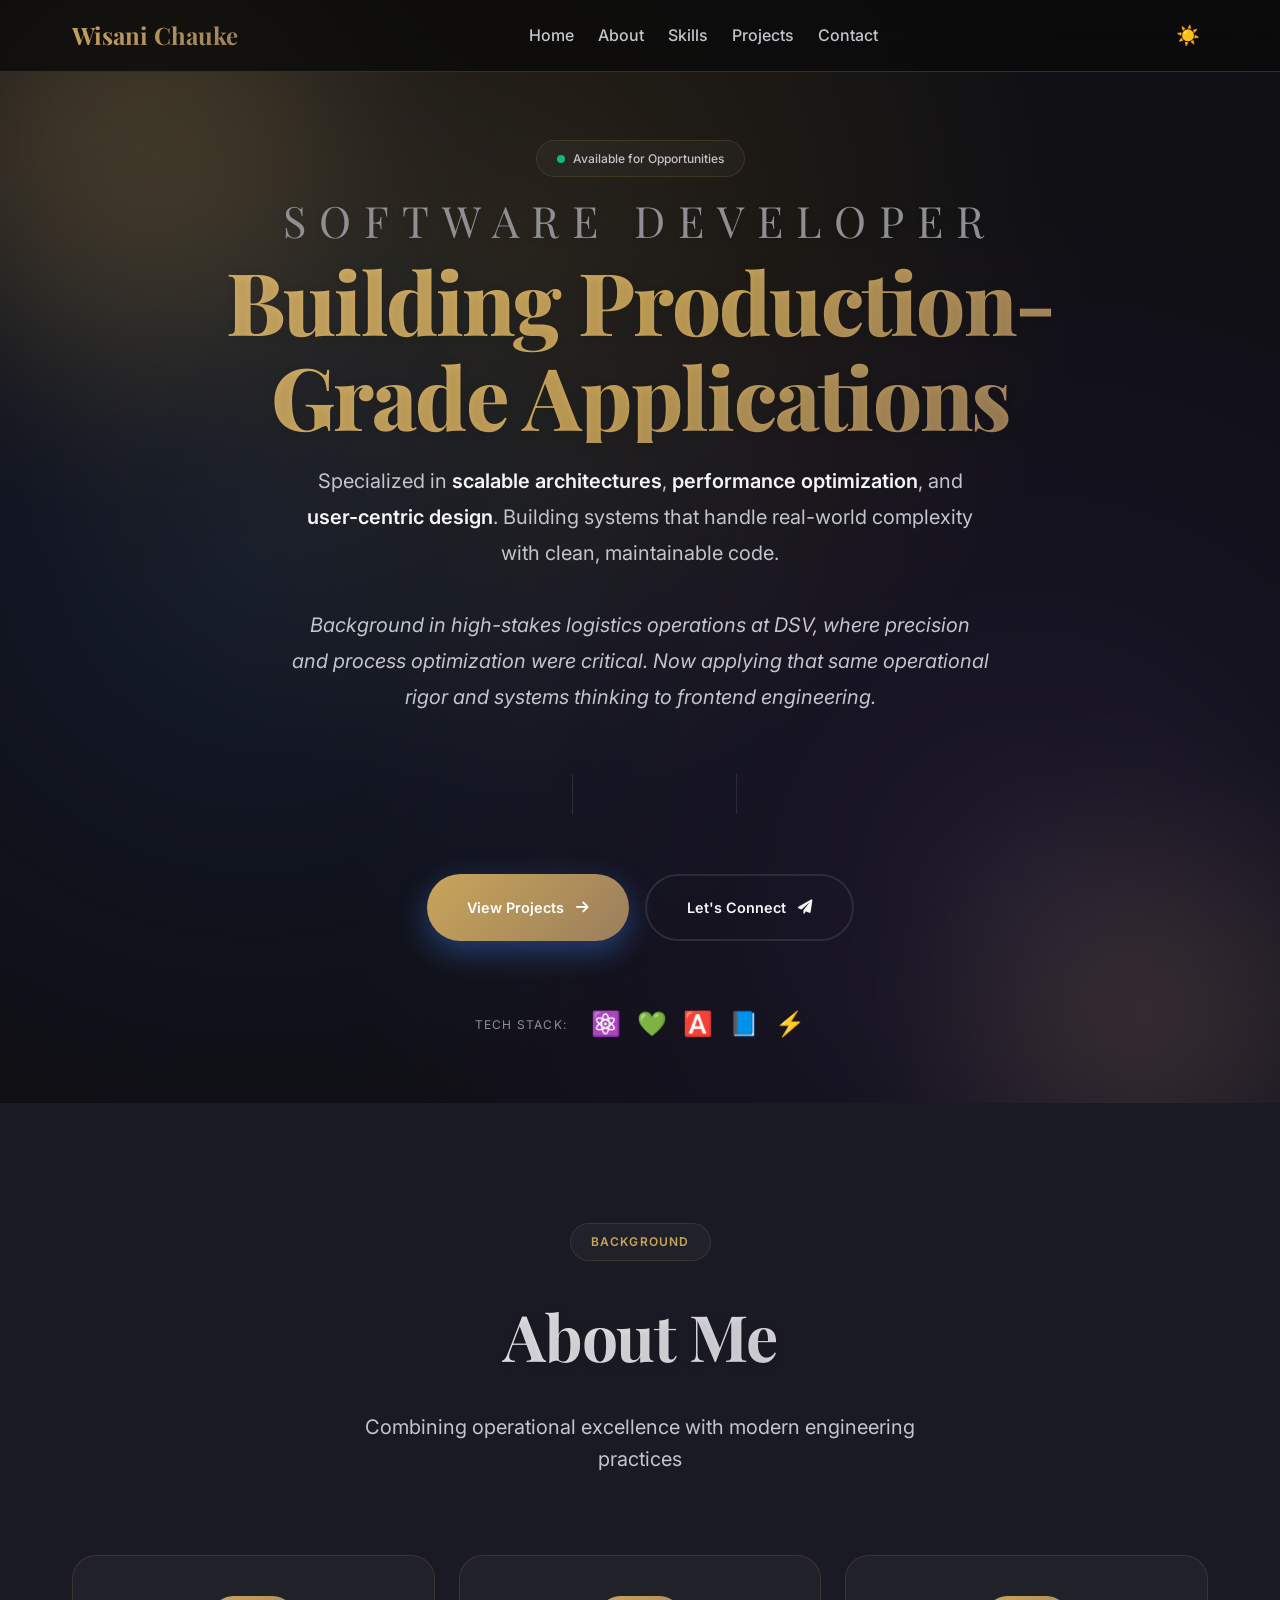
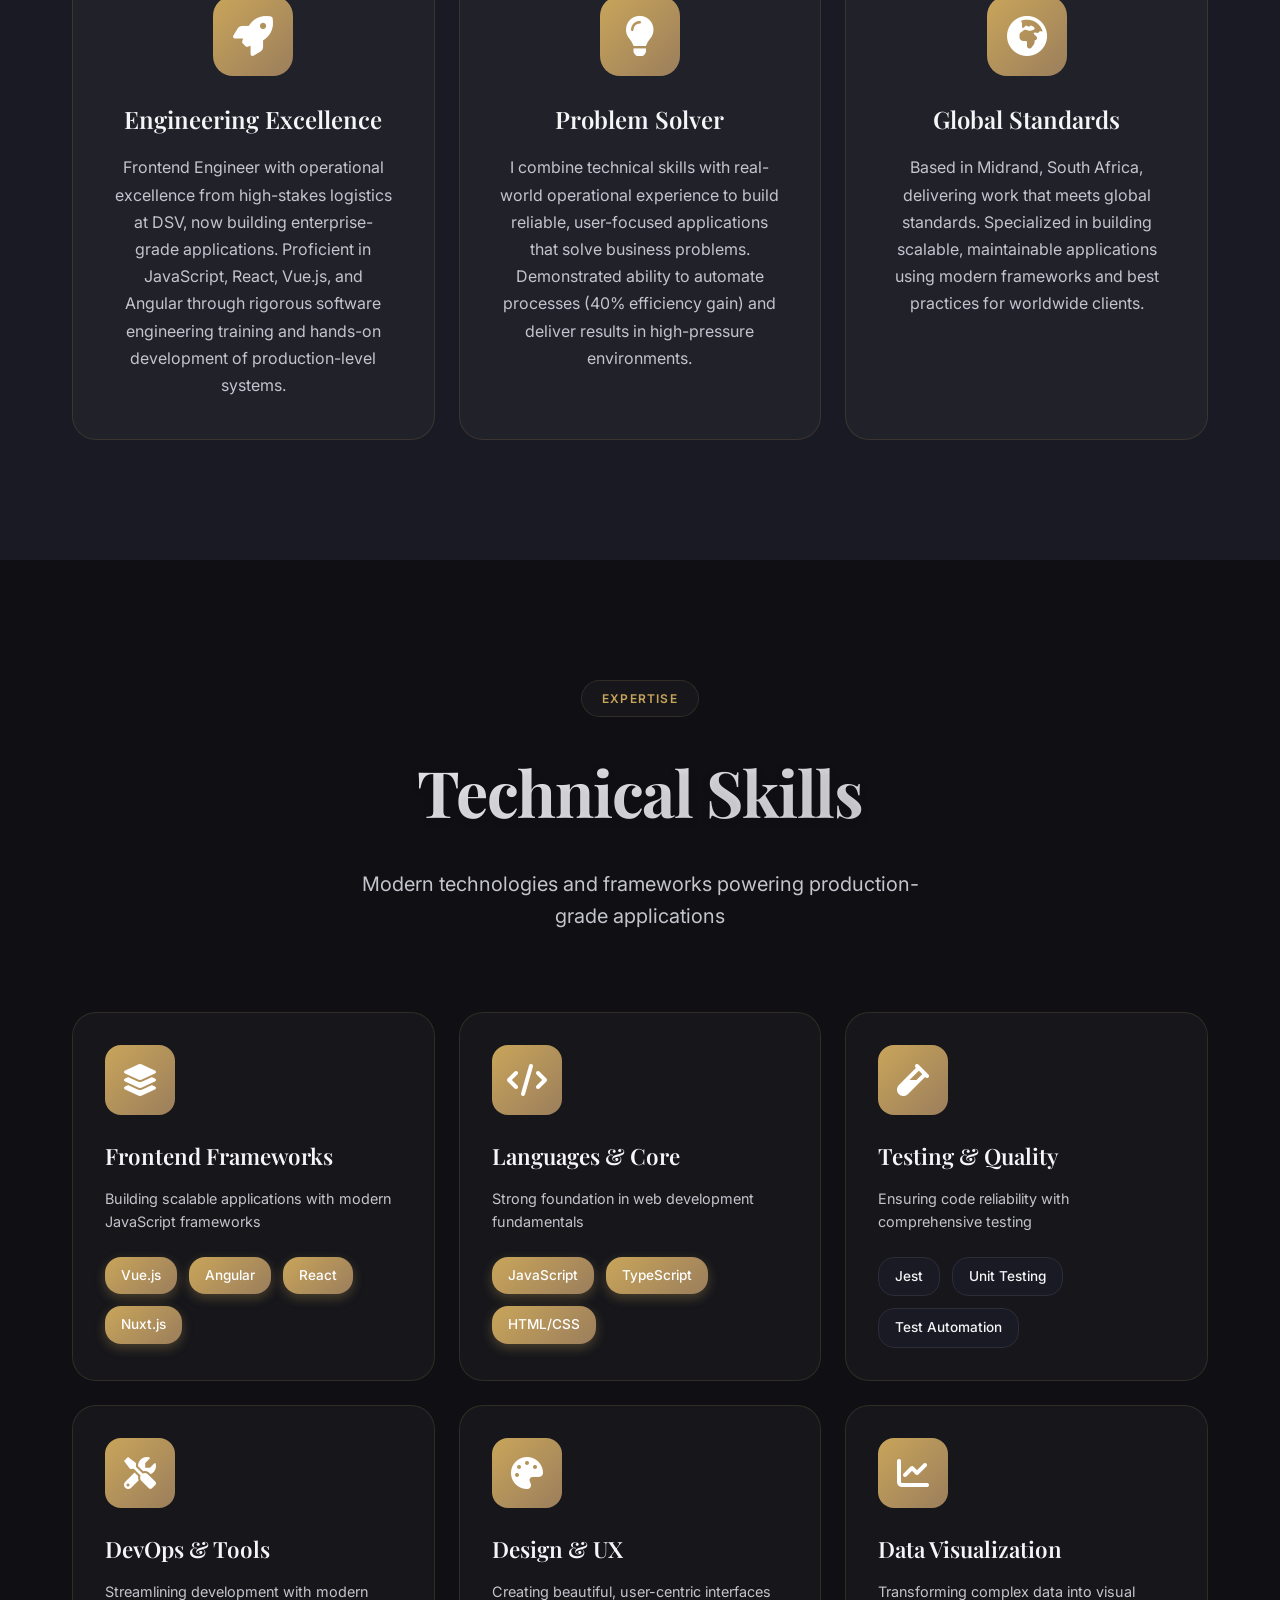
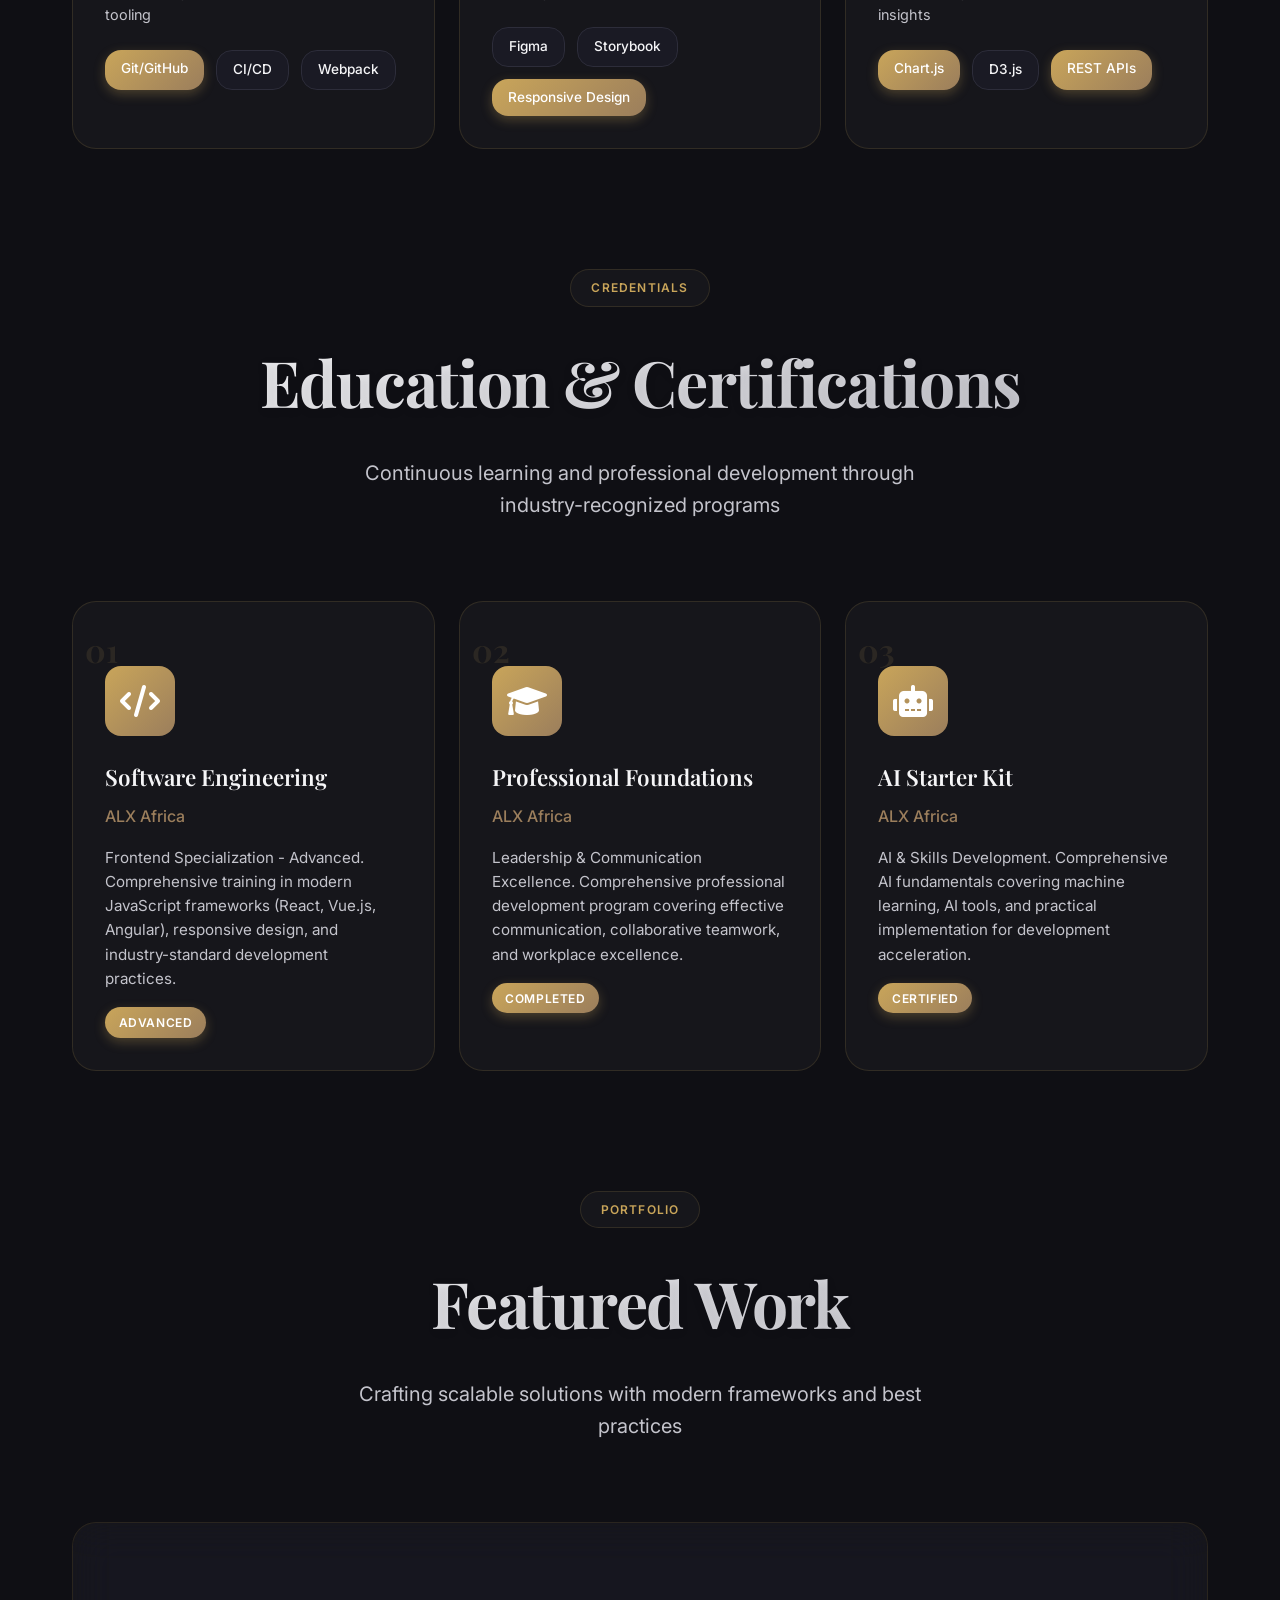
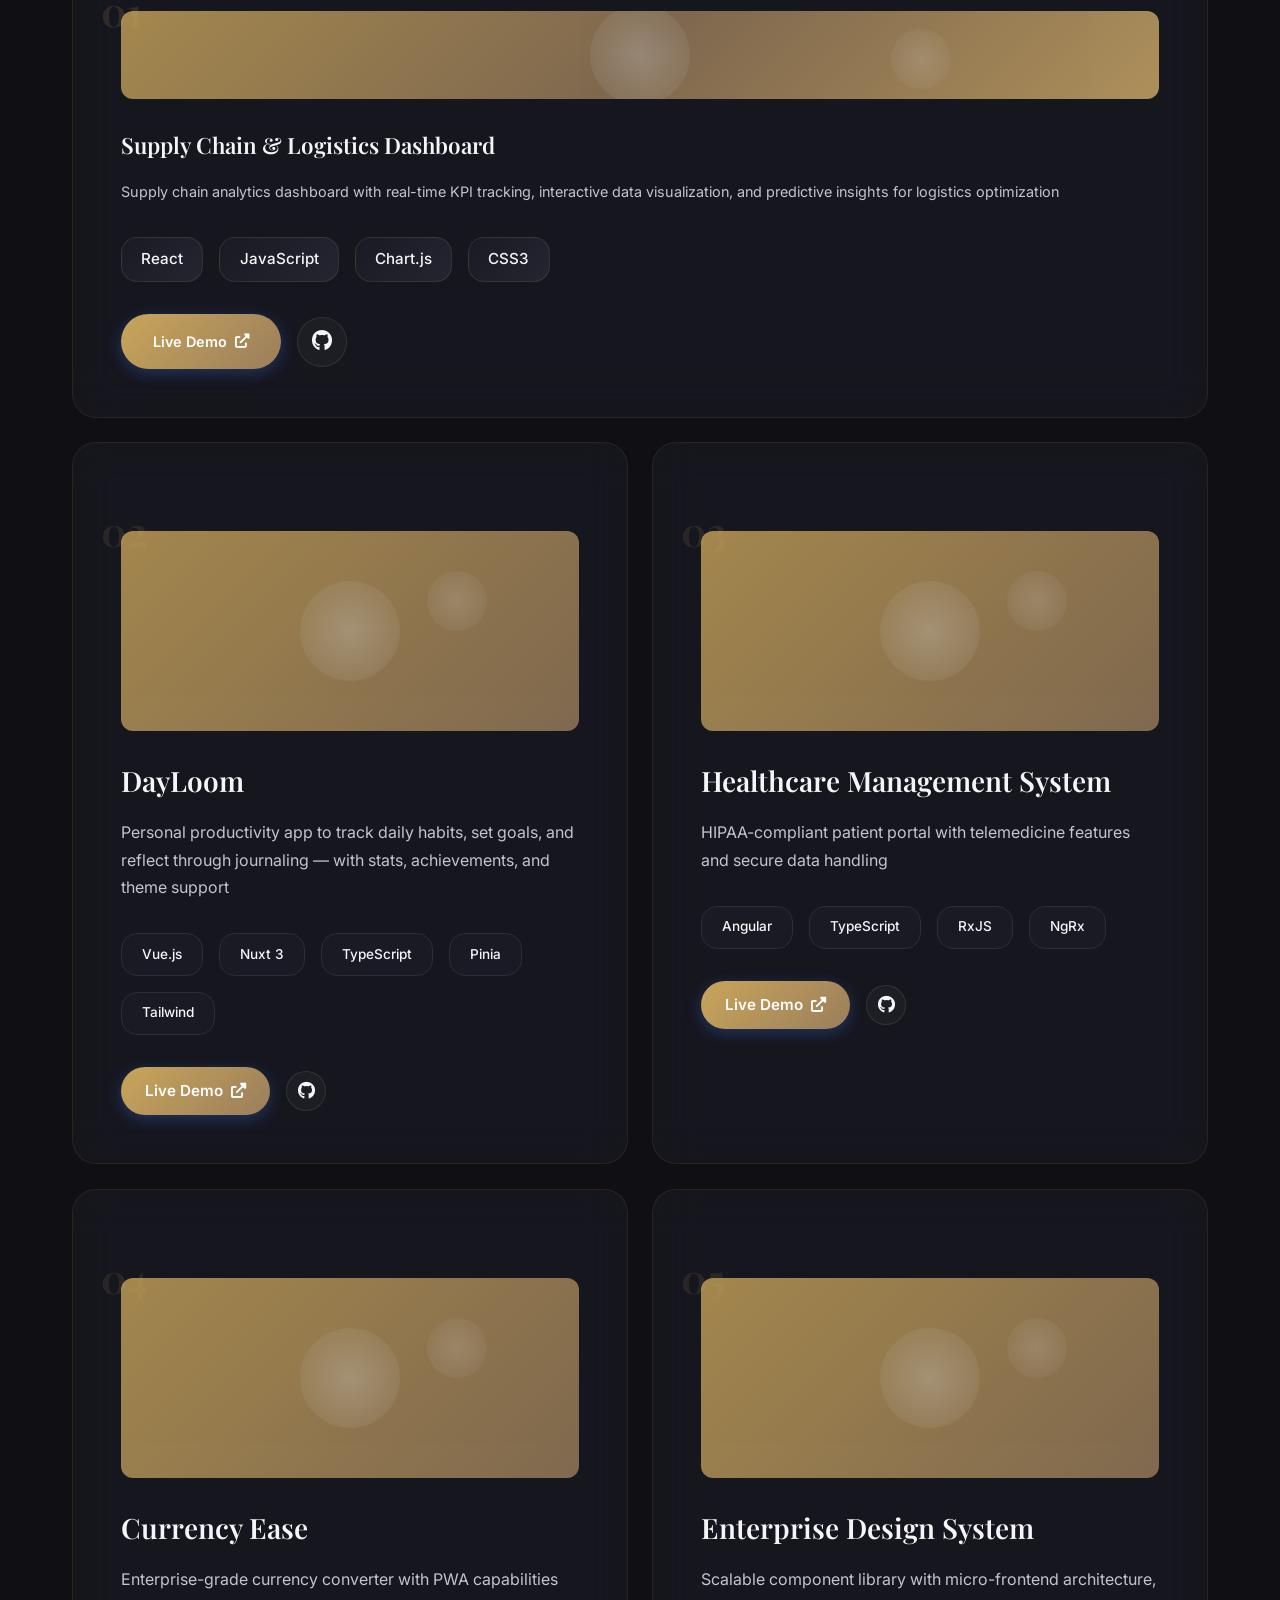
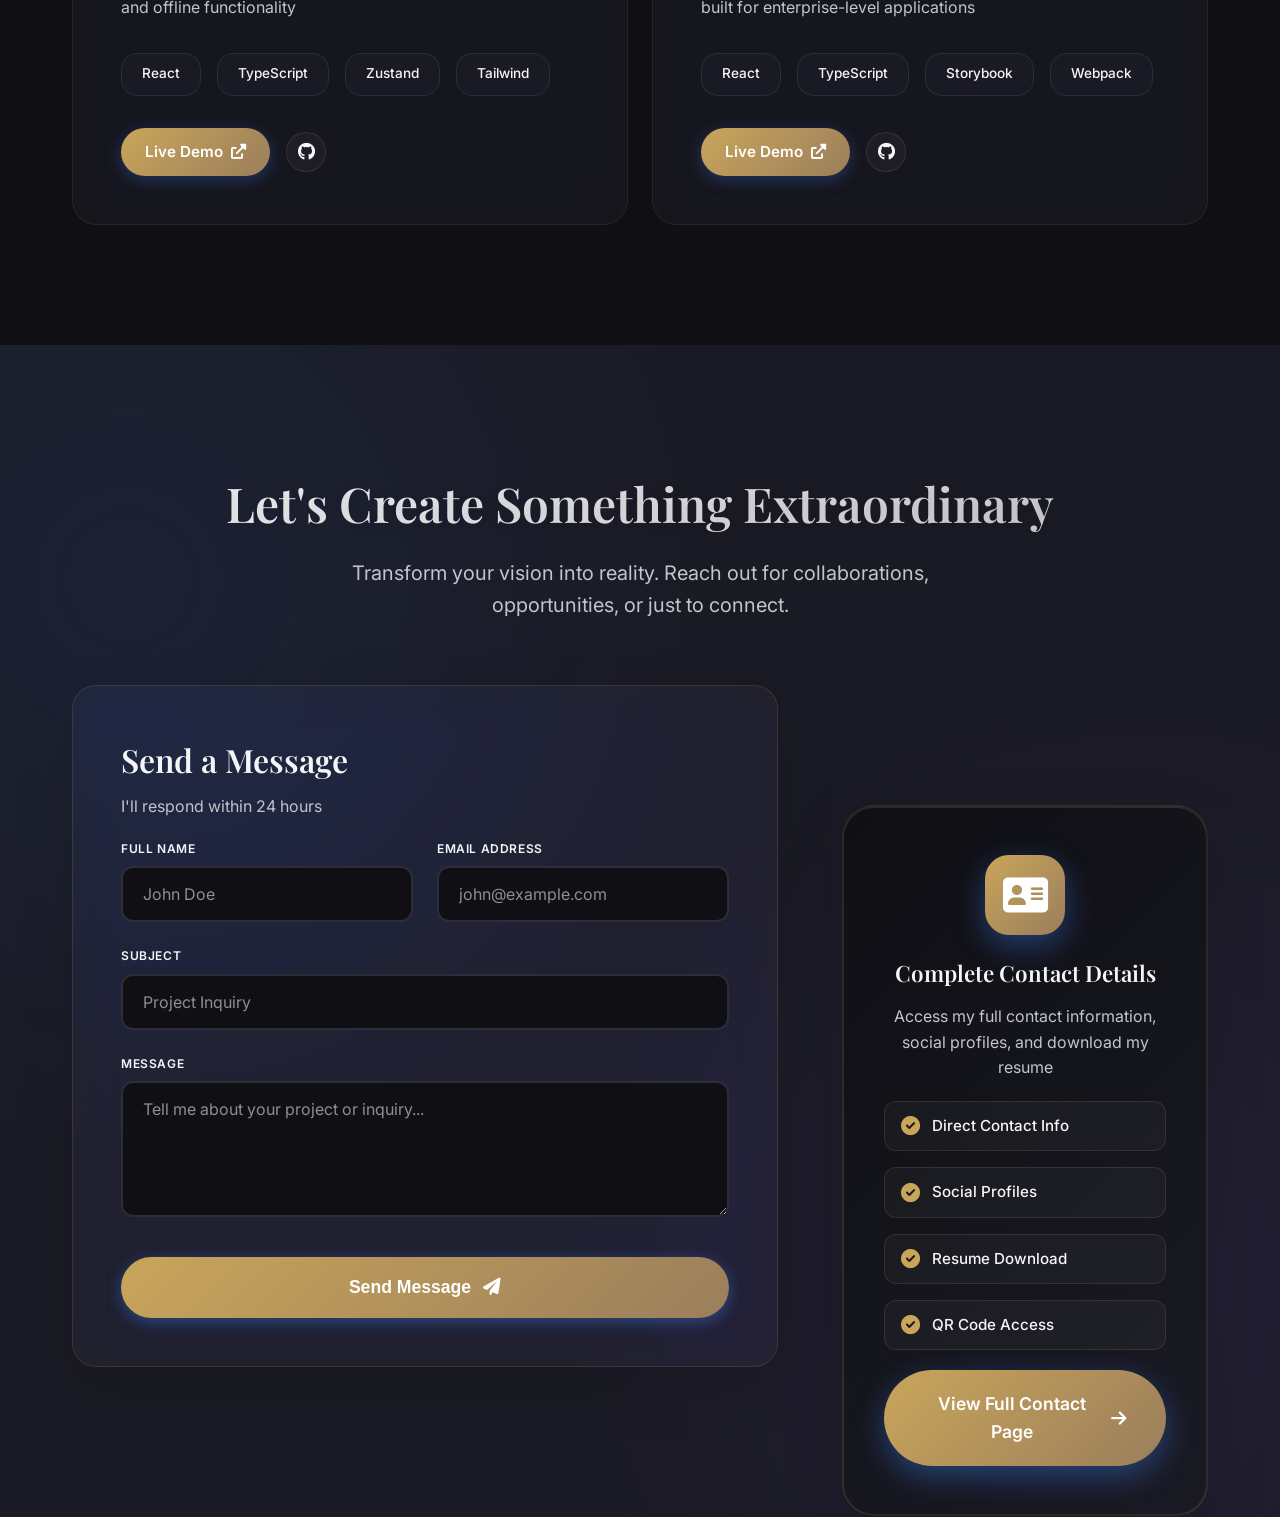
<file: index.html>
<!-- Greater is He who is in me, than he who is in the world. Behold, "My grace is sufficient for you!" -->

<!DOCTYPE html>
<html lang="en">
<head>
    <meta charset="UTF-8">
    <meta name="viewport" content="width=device-width, initial-scale=1.0">
    <title>Wisani Chauke - Frontend Developer Portfolio</title>
    <meta name="description" content="Frontend Developer specializing in React, Vue.js, Angular. Building scalable web applications with modern technologies.">
    <meta name="keywords" content="Frontend Developer, React, Vue.js, Angular, TypeScript, Web Development">
    <meta name="author" content="Wisani Chauke">
    <link rel="stylesheet" href="assets/css/style.css">
    <link href="https://fonts.googleapis.com/css2?family=Inter:wght@300;400;500;600;700&family=Playfair+Display:wght@400;600;700&display=swap" rel="stylesheet">
    <link rel="stylesheet" href="https://cdnjs.cloudflare.com/ajax/libs/font-awesome/6.0.0/css/all.min.css">
</head>
<body>
    <!-- Navigation -->
    <nav class="navbar">
        <div class="nav-container">
            <div class="logo-text">Wisani Chauke</div>
            <ul class="nav-menu">
                <li><a href="#home" class="nav-link">Home</a></li>
                <li><a href="#about" class="nav-link">About</a></li>
                <li><a href="#skills" class="nav-link">Skills</a></li>
                <li><a href="#projects" class="nav-link">Projects</a></li>
                <li><a href="#contact" class="nav-link">Contact</a></li>
            </ul>
            <div class="theme-toggle">
                <button id="theme-toggle" aria-label="Toggle theme">
                    <span class="sun-icon">☀️</span>
                    <span class="moon-icon">🌙</span>
                </button>
            </div>
            <div class="hamburger" id="hamburger">
                <span></span>
                <span></span>
                <span></span>
            </div>
        </div>
    </nav>

    <!-- Hero Section -->
    <section id="home" class="hero">
        <div class="hero-background-effects">
            <div class="gradient-orb orb-1"></div>
            <div class="gradient-orb orb-2"></div>
            <div class="gradient-orb orb-3"></div>
        </div>
        <div class="hero-container">
            <div class="hero-content-premium">
                <div class="hero-badge">
                    <span class="badge-dot"></span>
                    <span>Available for Opportunities</span>
                </div>
                <h1 class="hero-title-premium">
                    <span class="title-line-1">Software Developer</span>
                    <span class="title-line-2">Building Production-Grade Applications</span>
                </h1>
                <p class="hero-description">
                    Specialized in <strong>scalable architectures</strong>, <strong>performance optimization</strong>, 
                    and <strong>user-centric design</strong>. Building systems that handle real-world complexity 
                    with clean, maintainable code.
                    <br><br>
                    <em>Background in high-stakes logistics operations at DSV, where precision and process optimization 
                    were critical. Now applying that same operational rigor and systems thinking to frontend engineering.</em>
                </p>
                <div class="hero-stats-inline">
                    <div class="stat-inline">
                        <span class="stat-value">5</span>
                        <span class="stat-text">Production Apps</span>
                    </div>
                    <div class="stat-divider"></div>
                    <div class="stat-inline">
                        <span class="stat-value">95%</span>
                        <span class="stat-text">Test Coverage</span>
                    </div>
                    <div class="stat-divider"></div>
                    <div class="stat-inline">
                        <span class="stat-value">50K+</span>
                        <span class="stat-text">Lines of Code</span>
                    </div>
                </div>
                <div class="hero-cta">
                    <a href="#projects" class="btn-premium btn-primary-premium">
                        <span>View Projects</span>
                        <i class="fas fa-arrow-right"></i>
                    </a>
                    <a href="#contact" class="btn-premium btn-secondary-premium">
                        <span>Let's Connect</span>
                        <i class="fas fa-paper-plane"></i>
                    </a>
                </div>
                <div class="hero-tech-stack">
                    <span class="tech-label">Tech Stack:</span>
                    <div class="tech-icons">
                        <span class="tech-icon" title="React">⚛️</span>
                        <span class="tech-icon" title="Vue.js">💚</span>
                        <span class="tech-icon" title="Angular">🅰️</span>
                        <span class="tech-icon" title="TypeScript">📘</span>
                        <span class="tech-icon" title="JavaScript">⚡</span>
                    </div>
                </div>
            </div>
        </div>
    </section>

    <!-- About Section -->
    <section id="about" class="about">
        <div class="container">
            <div class="section-header-premium">
                <span class="section-label">Background</span>
                <h2 class="section-title-premium">About Me</h2>
                <p class="section-subtitle-premium">
                    Combining operational excellence with modern engineering practices
                </p>
            </div>
            <div class="about-grid-premium">
                <div class="about-card-premium">
                    <div class="about-icon-wrapper">
                        <i class="fas fa-rocket"></i>
                    </div>
                    <h3>Engineering Excellence</h3>
                    <p>
                        Frontend Engineer with operational excellence from high-stakes logistics at DSV, now building enterprise-grade applications. Proficient in JavaScript, React, Vue.js, and Angular through rigorous software engineering training and hands-on development of production-level systems.
                    </p>
                </div>
                <div class="about-card-premium">
                    <div class="about-icon-wrapper">
                        <i class="fas fa-lightbulb"></i>
                    </div>
                    <h3>Problem Solver</h3>
                    <p>
                        I combine technical skills with real-world operational experience to build reliable, user-focused applications that solve business problems. Demonstrated ability to automate processes (40% efficiency gain) and deliver results in high-pressure environments.
                    </p>
                </div>
                <div class="about-card-premium">
                    <div class="about-icon-wrapper">
                        <i class="fas fa-globe-africa"></i>
                    </div>
                    <h3>Global Standards</h3>
                    <p>
                        Based in Midrand, South Africa, delivering work that meets global standards. Specialized in building scalable, maintainable applications using modern frameworks and best practices for worldwide clients.
                    </p>
                </div>
            </div>
        </div>
    </section>

    <!-- Skills Section -->
    <section id="skills" class="skills">
        <div class="container">
            <div class="section-header-premium">
                <span class="section-label">Expertise</span>
                <h2 class="section-title-premium">Technical Skills</h2>
                <p class="section-subtitle-premium">
                    Modern technologies and frameworks powering production-grade applications
                </p>
            </div>
            <div class="skills-grid-premium">
                <div class="skill-card-premium">
                    <div class="skill-icon-wrapper">
                        <i class="fas fa-layer-group"></i>
                    </div>
                    <div class="skill-content">
                        <h3>Frontend Frameworks</h3>
                        <p>Building scalable applications with modern JavaScript frameworks</p>
                        <div class="skill-tags-premium">
                            <span class="skill-tag-premium expert">Vue.js</span>
                            <span class="skill-tag-premium expert">Angular</span>
                            <span class="skill-tag-premium expert">React</span>
                            <span class="skill-tag-premium expert">Nuxt.js</span>
                        </div>
                    </div>
                </div>
                
                <div class="skill-card-premium">
                    <div class="skill-icon-wrapper">
                        <i class="fas fa-code"></i>
                    </div>
                    <div class="skill-content">
                        <h3>Languages & Core</h3>
                        <p>Strong foundation in web development fundamentals</p>
                        <div class="skill-tags-premium">
                            <span class="skill-tag-premium expert">JavaScript</span>
                            <span class="skill-tag-premium expert">TypeScript</span>
                            <span class="skill-tag-premium expert">HTML/CSS</span>
                        </div>
                    </div>
                </div>
                
                <div class="skill-card-premium">
                    <div class="skill-icon-wrapper">
                        <i class="fas fa-vial"></i>
                    </div>
                    <div class="skill-content">
                        <h3>Testing & Quality</h3>
                        <p>Ensuring code reliability with comprehensive testing</p>
                        <div class="skill-tags-premium">
                            <span class="skill-tag-premium advanced">Jest</span>
                            <span class="skill-tag-premium advanced">Unit Testing</span>
                            <span class="skill-tag-premium advanced">Test Automation</span>
                        </div>
                    </div>
                </div>
                
                <div class="skill-card-premium">
                    <div class="skill-icon-wrapper">
                        <i class="fas fa-tools"></i>
                    </div>
                    <div class="skill-content">
                        <h3>DevOps & Tools</h3>
                        <p>Streamlining development with modern tooling</p>
                        <div class="skill-tags-premium">
                            <span class="skill-tag-premium expert">Git/GitHub</span>
                            <span class="skill-tag-premium advanced">CI/CD</span>
                            <span class="skill-tag-premium advanced">Webpack</span>
                        </div>
                    </div>
                </div>
                
                <div class="skill-card-premium">
                    <div class="skill-icon-wrapper">
                        <i class="fas fa-palette"></i>
                    </div>
                    <div class="skill-content">
                        <h3>Design & UX</h3>
                        <p>Creating beautiful, user-centric interfaces</p>
                        <div class="skill-tags-premium">
                            <span class="skill-tag-premium advanced">Figma</span>
                            <span class="skill-tag-premium advanced">Storybook</span>
                            <span class="skill-tag-premium expert">Responsive Design</span>
                        </div>
                    </div>
                </div>
                
                <div class="skill-card-premium">
                    <div class="skill-icon-wrapper">
                        <i class="fas fa-chart-line"></i>
                    </div>
                    <div class="skill-content">
                        <h3>Data Visualization</h3>
                        <p>Transforming complex data into visual insights</p>
                        <div class="skill-tags-premium">
                            <span class="skill-tag-premium expert">Chart.js</span>
                            <span class="skill-tag-premium advanced">D3.js</span>
                            <span class="skill-tag-premium expert">REST APIs</span>
                        </div>
                    </div>
                </div>
            </div>
        </div>
    </section>

    <!-- Education Section -->
    <section id="education" class="education">
        <div class="container">
            <div class="section-header-premium">
                <span class="section-label">Credentials</span>
                <h2 class="section-title-premium">Education & Certifications</h2>
                <p class="section-subtitle-premium">
                    Continuous learning and professional development through industry-recognized programs
                </p>
            </div>
            <div class="education-grid-premium">
                <div class="education-card-premium">
                    <div class="education-number">01</div>
                    <div class="education-icon-wrapper">
                        <i class="fas fa-code"></i>
                    </div>
                    <div class="education-content">
                        <h3>Software Engineering</h3>
                        <h4>ALX Africa</h4>
                        <p>Frontend Specialization - Advanced. Comprehensive training in modern JavaScript frameworks (React, Vue.js, Angular), responsive design, and industry-standard development practices.</p>
                        <div class="education-badge">Advanced</div>
                    </div>
                </div>
                
                <div class="education-card-premium">
                    <div class="education-number">02</div>
                    <div class="education-icon-wrapper">
                        <i class="fas fa-graduation-cap"></i>
                    </div>
                    <div class="education-content">
                        <h3>Professional Foundations</h3>
                        <h4>ALX Africa</h4>
                        <p>Leadership & Communication Excellence. Comprehensive professional development program covering effective communication, collaborative teamwork, and workplace excellence.</p>
                        <div class="education-badge">Completed</div>
                    </div>
                </div>
                
                <div class="education-card-premium">
                    <div class="education-number">03</div>
                    <div class="education-icon-wrapper">
                        <i class="fas fa-robot"></i>
                    </div>
                    <div class="education-content">
                        <h3>AI Starter Kit</h3>
                        <h4>ALX Africa</h4>
                        <p>AI & Skills Development. Comprehensive AI fundamentals covering machine learning, AI tools, and practical implementation for development acceleration.</p>
                        <div class="education-badge">Certified</div>
                    </div>
                </div>
            </div>
        </div>
    </section>

    <!-- Projects Section -->
    <section id="projects" class="projects">
        <div class="container">
            <div class="section-header-premium">
                <span class="section-label">Portfolio</span>
                <h2 class="section-title-premium">Featured Work</h2>
                <p class="section-subtitle-premium">
                    Crafting scalable solutions with modern frameworks and best practices
                </p>
            </div>
            <div class="projects-grid-premium">
                <div class="project-card-premium featured">
                    <div class="project-number">01</div>
                    <div class="project-image-premium">
                        <div class="project-gradient"></div>
                    </div>
                    <div class="project-content-premium">
                        <h3>Supply Chain & Logistics Dashboard</h3>
                        <p>Supply chain analytics dashboard with real-time KPI tracking, interactive data visualization, and predictive insights for logistics optimization</p>
                        <div class="project-tech-premium">
                            <span>React</span>
                            <span>JavaScript</span>
                            <span>Chart.js</span>
                            <span>CSS3</span>
                        </div>
                        <div class="project-links-premium">
                            <a href="https://logisight.netlify.app/" target="_blank" rel="noopener noreferrer" class="project-link-btn">
                                <span>Live Demo</span>
                                <i class="fas fa-external-link-alt"></i>
                            </a>
                            <a href="https://github.com/WisaniOChauke/Suppply-Chain-and-Logistics-Dashboard" target="_blank" rel="noopener noreferrer" class="project-link-icon">
                                <i class="fab fa-github"></i>
                            </a>
                        </div>
                    </div>
                </div>
                
                <div class="project-card-premium">
                    <div class="project-number">02</div>
                    <div class="project-image-premium">
                        <div class="project-gradient"></div>
                    </div>
                    <div class="project-content-premium">
                        <h3>DayLoom</h3>
                        <p>Personal productivity app to track daily habits, set goals, and reflect through journaling — with stats, achievements, and theme support</p>
                        <div class="project-tech-premium">
                            <span>Vue.js</span>
                            <span>Nuxt 3</span>
                            <span>TypeScript</span>
                            <span>Pinia</span>
                            <span>Tailwind</span>
                        </div>
                        <div class="project-links-premium">
                            <a href="https://day-loom.vercel.app/" target="_blank" rel="noopener noreferrer" class="project-link-btn">
                                <span>Live Demo</span>
                                <i class="fas fa-external-link-alt"></i>
                            </a>
                            <a href="https://github.com/WisaniOChauke/Dayloom" target="_blank" rel="noopener noreferrer" class="project-link-icon">
                                <i class="fab fa-github"></i>
                            </a>
                        </div>
                    </div>
                </div>
                
                <div class="project-card-premium">
                    <div class="project-number">03</div>
                    <div class="project-image-premium">
                        <div class="project-gradient"></div>
                    </div>
                    <div class="project-content-premium">
                        <h3>Healthcare Management System</h3>
                        <p>HIPAA-compliant patient portal with telemedicine features and secure data handling</p>
                        <div class="project-tech-premium">
                            <span>Angular</span>
                            <span>TypeScript</span>
                            <span>RxJS</span>
                            <span>NgRx</span>
                        </div>
                        <div class="project-links-premium">
                            <a href="https://mediq-wisani.netlify.app/" target="_blank" rel="noopener noreferrer" class="project-link-btn">
                                <span>Live Demo</span>
                                <i class="fas fa-external-link-alt"></i>
                            </a>
                            <a href="https://github.com/okWiser/MediQ" target="_blank" rel="noopener noreferrer" class="project-link-icon">
                                <i class="fab fa-github"></i>
                            </a>
                        </div>
                    </div>
                </div>
                
                <div class="project-card-premium">
                    <div class="project-number">04</div>
                    <div class="project-image-premium">
                        <div class="project-gradient"></div>
                    </div>
                    <div class="project-content-premium">
                        <h3>Currency Ease</h3>
                        <p>Enterprise-grade currency converter with PWA capabilities and offline functionality</p>
                        <div class="project-tech-premium">
                            <span>React</span>
                            <span>TypeScript</span>
                            <span>Zustand</span>
                            <span>Tailwind</span>
                        </div>
                        <div class="project-links-premium">
                            <a href="https://currency-ease.vercel.app/" target="_blank" rel="noopener noreferrer" class="project-link-btn">
                                <span>Live Demo</span>
                                <i class="fas fa-external-link-alt"></i>
                            </a>
                            <a href="https://github.com/okWiser/currency-converter" target="_blank" rel="noopener noreferrer" class="project-link-icon">
                                <i class="fab fa-github"></i>
                            </a>
                        </div>
                    </div>
                </div>
                
                <div class="project-card-premium">
                    <div class="project-number">05</div>
                    <div class="project-image-premium">
                        <div class="project-gradient"></div>
                    </div>
                    <div class="project-content-premium">
                        <h3>Enterprise Design System</h3>
                        <p>Scalable component library with micro-frontend architecture, built for enterprise-level applications</p>
                        <div class="project-tech-premium">
                            <span>React</span>
                            <span>TypeScript</span>
                            <span>Storybook</span>
                            <span>Webpack</span>
                        </div>
                        <div class="project-links-premium">
                            <a href="https://enterprisedesignsystem.netlify.app/" target="_blank" rel="noopener noreferrer" class="project-link-btn">
                                <span>Live Demo</span>
                                <i class="fas fa-external-link-alt"></i>
                            </a>
                            <a href="https://github.com/okWiser/enterprise-design-system" target="_blank" rel="noopener noreferrer" class="project-link-icon">
                                <i class="fab fa-github"></i>
                            </a>
                        </div>
                    </div>
                </div>
            </div>
        </div>
    </section>

    <!-- Contact Section -->
    <section id="contact" class="contact">
        <div class="container">
            <div class="section-header">
                <h2 class="section-title">Let's Create Something Extraordinary</h2>
                <p class="section-subtitle">
                    Transform your vision into reality. Reach out for collaborations, opportunities, or just to connect.
                </p>
            </div>
            <div class="contact-wrapper">
                <div class="contact-form-section">
                    <div class="form-header">
                        <h3>Send a Message</h3>
                        <p>I'll respond within 24 hours</p>
                    </div>
                    <form class="contact-form" id="contactForm" name="contact" method="POST" action="/success" data-netlify="true" data-netlify-honeypot="bot-field">
                        <input type="hidden" name="form-name" value="contact" />
                        <p style="display: none;">
                            <label>Don't fill this out if you're human: <input name="bot-field" /></label>
                        </p>
                        <div class="form-row">
                            <div class="form-group">
                                <label for="name">Full Name</label>
                                <input type="text" id="name" name="name" placeholder="John Doe" required>
                            </div>
                            <div class="form-group">
                                <label for="email">Email Address</label>
                                <input type="email" id="email" name="email" placeholder="john@example.com" pattern="[a-z0-9._%+-]+@[a-z0-9.-]+\.[a-z]{2,}$" title="Please enter a valid email address" required>
                            </div>
                        </div>
                        <div class="form-group">
                            <label for="subject">Subject</label>
                            <input type="text" id="subject" name="subject" placeholder="Project Inquiry" required>
                        </div>
                        <div class="form-group">
                            <label for="message">Message</label>
                            <textarea id="message" name="message" rows="5" placeholder="Tell me about your project or inquiry..." required></textarea>
                        </div>
                        <button type="submit" class="btn btn-primary btn-submit">
                            <span>Send Message</span>
                            <i class="fas fa-paper-plane"></i>
                        </button>
                    </form>
                </div>
                
                <div class="contact-card-wrapper">
                    <div class="contact-card">
                        <div class="card-glow"></div>
                        <div class="card-content">
                            <div class="card-icon">
                                <i class="fas fa-address-card"></i>
                            </div>
                            <h3>Complete Contact Details</h3>
                            <p>Access my full contact information, social profiles, and download my resume</p>
                            <div class="card-features">
                                <a href="contact.html#direct-contact" class="feature-item">
                                    <i class="fas fa-check-circle"></i>
                                    <span>Direct Contact Info</span>
                                </a>
                                <a href="contact.html#social-profiles" class="feature-item">
                                    <i class="fas fa-check-circle"></i>
                                    <span>Social Profiles</span>
                                </a>
                                <a href="contact.html#resume-download" class="feature-item">
                                    <i class="fas fa-check-circle"></i>
                                    <span>Resume Download</span>
                                </a>
                                <a href="contact.html#qr-code" class="feature-item">
                                    <i class="fas fa-check-circle"></i>
                                    <span>QR Code Access</span>
                                </a>
                            </div>
                            <a href="contact.html" class="btn-card-primary">
                                <span>View Full Contact Page</span>
                                <i class="fas fa-arrow-right"></i>
                            </a>
                        </div>
                    </div>
                </div>
            </div>
        </div>
    </section>

    <script src="assets/js/script.js"></script>
</body>
</html>
</file>
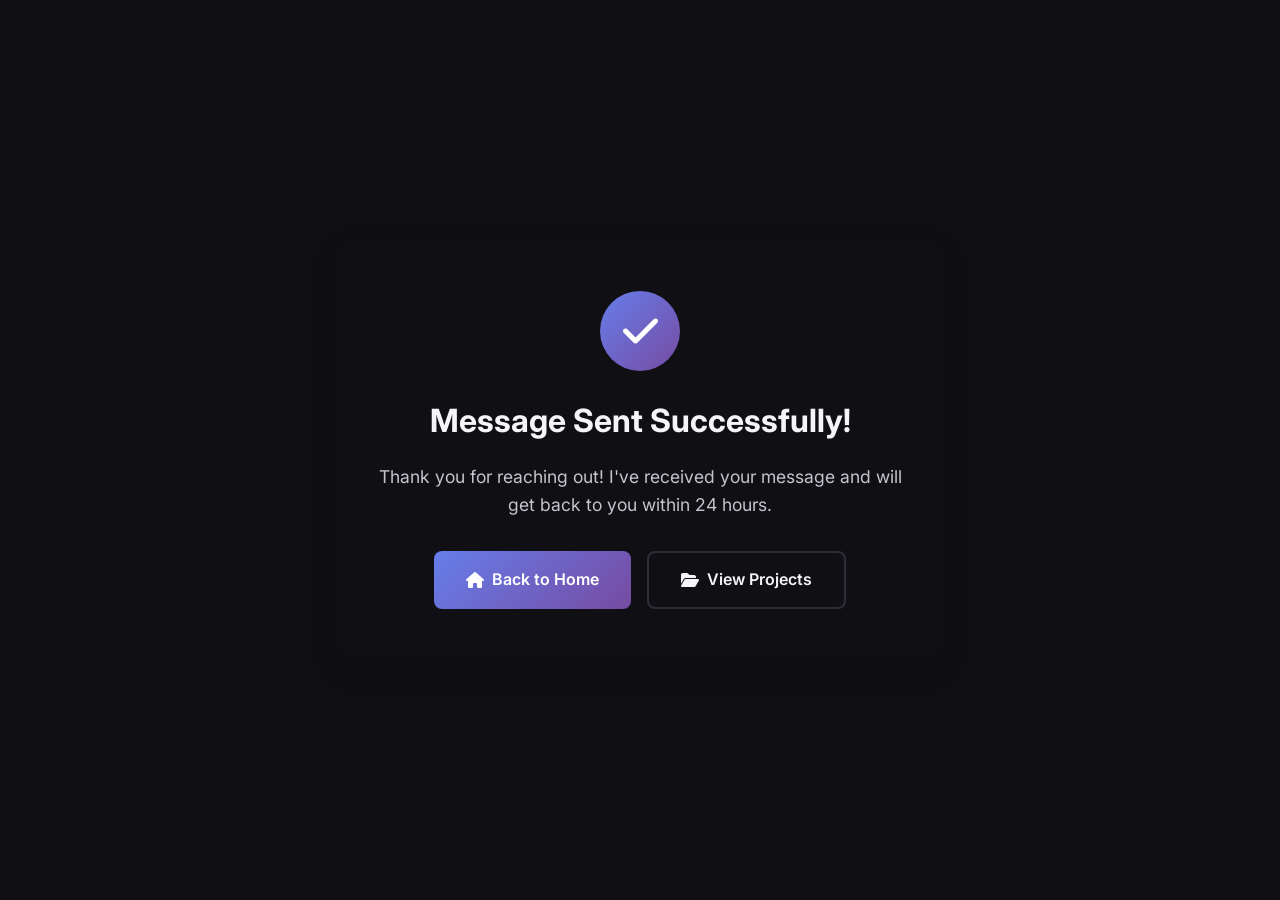
<file: success.html>
<!DOCTYPE html>
<html lang="en">
<head>
    <meta charset="UTF-8">
    <meta name="viewport" content="width=device-width, initial-scale=1.0">
    <title>Message Sent - Wisani Chauke</title>
    <link rel="stylesheet" href="assets/css/style.css">
    <link href="https://fonts.googleapis.com/css2?family=Inter:wght@300;400;500;600;700&family=Playfair+Display:wght@400;600;700&display=swap" rel="stylesheet">
    <link rel="stylesheet" href="https://cdnjs.cloudflare.com/ajax/libs/font-awesome/6.4.0/css/all.min.css">
    <style>
        .success-container {
            min-height: 100vh;
            display: flex;
            align-items: center;
            justify-content: center;
            padding: 2rem;
            background: var(--bg-primary);
        }
        .success-card {
            max-width: 600px;
            text-align: center;
            background: var(--card-bg);
            padding: 3rem 2rem;
            border-radius: 16px;
            box-shadow: 0 10px 40px rgba(0,0,0,0.1);
        }
        .success-icon {
            width: 80px;
            height: 80px;
            margin: 0 auto 1.5rem;
            background: linear-gradient(135deg, #667eea 0%, #764ba2 100%);
            border-radius: 50%;
            display: flex;
            align-items: center;
            justify-content: center;
            font-size: 2.5rem;
            color: white;
            animation: scaleIn 0.5s ease-out;
        }
        @keyframes scaleIn {
            from { transform: scale(0); }
            to { transform: scale(1); }
        }
        .success-title {
            font-size: 2rem;
            font-weight: 700;
            margin-bottom: 1rem;
            color: var(--text-primary);
        }
        .success-message {
            font-size: 1.1rem;
            color: var(--text-secondary);
            margin-bottom: 2rem;
            line-height: 1.6;
        }
        .success-buttons {
            display: flex;
            gap: 1rem;
            justify-content: center;
            flex-wrap: wrap;
        }
        .btn-success {
            padding: 0.875rem 2rem;
            border-radius: 8px;
            text-decoration: none;
            font-weight: 600;
            transition: all 0.3s ease;
            display: inline-flex;
            align-items: center;
            gap: 0.5rem;
        }
        .btn-primary-success {
            background: linear-gradient(135deg, #667eea 0%, #764ba2 100%);
            color: white;
        }
        .btn-primary-success:hover {
            transform: translateY(-2px);
            box-shadow: 0 10px 25px rgba(102, 126, 234, 0.4);
        }
        .btn-secondary-success {
            background: transparent;
            color: var(--text-primary);
            border: 2px solid var(--border-color);
        }
        .btn-secondary-success:hover {
            border-color: var(--champagne-gold);
            color: var(--champagne-gold);
        }
    </style>
</head>
<body>
    <div class="success-container">
        <div class="success-card">
            <div class="success-icon">
                <i class="fas fa-check"></i>
            </div>
            <h1 class="success-title">Message Sent Successfully!</h1>
            <p class="success-message">
                Thank you for reaching out! I've received your message and will get back to you within 24 hours.
            </p>
            <div class="success-buttons">
                <a href="index.html" class="btn-success btn-primary-success">
                    <i class="fas fa-home"></i>
                    <span>Back to Home</span>
                </a>
                <a href="index.html#projects" class="btn-success btn-secondary-success">
                    <i class="fas fa-folder-open"></i>
                    <span>View Projects</span>
                </a>
            </div>
        </div>
    </div>
    <script src="assets/js/script.js"></script>
</body>
</html>
</file>
<file: assets/css/style.css>
/* Reset and Base Styles */
* {
    margin: 0;
    padding: 0;
    box-sizing: border-box;
}

:root {
    /* Sophisticated Luxury Color Palette */
    --bg-primary: #0f0f14;
    --bg-secondary: #1a1a24;
    --bg-tertiary: #252532;
    --text-primary: #f5f5f7;
    --text-secondary: #c4c4cc;
    --text-muted: #8e8e93;
    
    /* Elegant Accent Colors - Inspired by luxury brands */
    --accent-primary: #c9a55a;      /* Champagne Gold */
    --accent-secondary: #9b7e5c;    /* Bronze */
    --accent-tertiary: #d4af6a;     /* Warm Gold */
    --accent-highlight: #e8d4a8;    /* Light Gold */
    --accent-success: #7fb069;      /* Sage Green */
    
    --border-color: #2d2d3a;
    --glass-bg: rgba(255, 255, 255, 0.03);
    --glass-border: rgba(201, 165, 90, 0.15);
    
    /* Typography */
    --font-primary: 'Inter', -apple-system, BlinkMacSystemFont, sans-serif;
    --font-display: 'Playfair Display', serif;
    
    /* Spacing */
    --section-padding: 120px 0;
    --container-padding: 0 2rem;
    
    /* Transitions */
    --transition: all 0.3s cubic-bezier(0.4, 0, 0.2, 1);
}

[data-theme="light"] {
    --bg-primary: #fafaf9;
    --bg-secondary: #f5f5f4;
    --bg-tertiary: #e7e5e4;
    --text-primary: #1c1917;
    --text-secondary: #57534e;
    --text-muted: #a8a29e;
    
    --accent-primary: #a67c52;      /* Rich Brown Gold */
    --accent-secondary: #8b6f47;    /* Deep Bronze */
    --accent-tertiary: #c9a55a;     /* Bright Gold */
    --accent-highlight: #d4af6a;    /* Light Gold */
    --accent-success: #6b9b5a;      /* Forest Green */
    
    --border-color: #e7e5e4;
    --glass-bg: rgba(0, 0, 0, 0.02);
    --glass-border: rgba(166, 124, 82, 0.2);
}

html {
    scroll-behavior: smooth;
}

body {
    font-family: var(--font-primary);
    background-color: var(--bg-primary);
    color: var(--text-primary);
    line-height: 1.6;
    overflow-x: hidden;
}

.container {
    max-width: 1200px;
    margin: 0 auto;
    padding: var(--container-padding);
}

/* Navigation */
.navbar {
    position: fixed;
    top: 0;
    width: 100%;
    background: rgba(10, 10, 10, 0.8);
    backdrop-filter: blur(20px);
    border-bottom: 1px solid var(--border-color);
    z-index: 1000;
    transition: var(--transition);
}

[data-theme="light"] .navbar {
    background: rgba(255, 255, 255, 0.8);
}

.nav-container {
    max-width: 1200px;
    margin: 0 auto;
    padding: 1rem 2rem;
    display: flex;
    justify-content: space-between;
    align-items: center;
}

.logo-text {
    font-family: var(--font-display);
    font-size: 1.5rem;
    font-weight: 700;
    background: linear-gradient(135deg, var(--accent-primary), var(--accent-secondary));
    -webkit-background-clip: text;
    -webkit-text-fill-color: transparent;
}

.nav-menu {
    display: flex;
    list-style: none;
    gap: 1.5rem;
}

.nav-link {
    color: var(--text-secondary);
    text-decoration: none;
    font-weight: 500;
    transition: var(--transition);
    position: relative;
}

.nav-link:hover {
    color: var(--accent-primary);
}

.nav-link::after {
    content: '';
    position: absolute;
    bottom: -5px;
    left: 0;
    width: 0;
    height: 2px;
    background: var(--accent-primary);
    transition: var(--transition);
}

.nav-link:hover::after {
    width: 100%;
}

.theme-toggle button {
    background: none;
    border: none;
    color: var(--text-primary);
    cursor: pointer;
    padding: 0.5rem;
    border-radius: 50%;
    transition: var(--transition);
}

.theme-toggle button:hover {
    background: var(--glass-bg);
}

/* Theme Toggle Icons - Complete Reset */
.theme-toggle .sun-icon,
.theme-toggle .moon-icon {
    display: none;
    font-size: 1.2rem;
}

/* Light mode - show moon icon only */
html[data-theme="light"] .theme-toggle .moon-icon {
    display: inline-block;
}

html[data-theme="light"] .theme-toggle .sun-icon {
    display: none;
}

/* Dark mode - show sun icon only */
html[data-theme="dark"] .theme-toggle .sun-icon,
html:not([data-theme]) .theme-toggle .sun-icon {
    display: inline-block;
}

html[data-theme="dark"] .theme-toggle .moon-icon,
html:not([data-theme]) .theme-toggle .moon-icon {
    display: none;
}

.hamburger {
    display: none;
    flex-direction: column;
    cursor: pointer;
}

.hamburger span {
    width: 25px;
    height: 3px;
    background: var(--text-primary);
    margin: 3px 0;
    transition: var(--transition);
}

/* Hero Section */
.hero {
    min-height: 100vh;
    display: flex;
    align-items: center;
    padding: 120px 0 80px;
    background: linear-gradient(135deg, var(--bg-primary) 0%, var(--bg-secondary) 100%);
    position: relative;
    overflow: hidden;
}

.hero::before {
    content: '';
    position: absolute;
    top: 0;
    left: 0;
    right: 0;
    bottom: 0;
    background: 
        radial-gradient(circle at 20% 50%, rgba(59, 130, 246, 0.1) 0%, transparent 50%),
        radial-gradient(circle at 80% 80%, rgba(139, 92, 246, 0.1) 0%, transparent 50%),
        radial-gradient(circle at 40% 20%, rgba(251, 191, 36, 0.1) 0%, transparent 50%);
}

.hero-container {
    max-width: 1200px;
    margin: 0 auto;
    padding: 0 2rem;
    position: relative;
    z-index: 2;
}

.hero-content {
    display: grid;
    grid-template-columns: 1fr 1fr;
    gap: 4rem;
    align-items: center;
}

.hero-title {
    font-family: var(--font-display);
    font-size: clamp(2.5rem, 5vw, 4rem);
    font-weight: 700;
    line-height: 1.1;
    margin-bottom: 1.5rem;
}

.gradient-text {
    background: linear-gradient(135deg, var(--accent-primary), var(--accent-secondary));
    -webkit-background-clip: text;
    -webkit-text-fill-color: transparent;
}

.typewriter {
    display: inline-block;
    border-right: 2px solid var(--accent-primary);
    white-space: nowrap;
    overflow: hidden;
    animation: typing 3.5s steps(30, end), blink-caret 0.75s step-end infinite;
}

@keyframes typing {
    from { width: 0 }
    to { width: 100% }
}

@keyframes blink-caret {
    from, to { border-color: transparent }
    50% { border-color: var(--accent-primary) }
}

.hero-subtitle {
    font-size: 1.25rem;
    color: var(--text-secondary);
    margin-bottom: 1.25rem;
    line-height: 1.6;
}

.hero-buttons {
    display: flex;
    gap: 1rem;
    flex-wrap: wrap;
}

.btn {
    padding: 1rem 2rem;
    border: none;
    border-radius: 50px;
    font-weight: 600;
    text-decoration: none;
    display: inline-flex;
    align-items: center;
    justify-content: center;
    transition: var(--transition);
    cursor: pointer;
    font-size: 1rem;
}

.btn-primary {
    background: linear-gradient(135deg, var(--accent-primary), var(--accent-secondary));
    color: white;
    box-shadow: 0 4px 15px rgba(59, 130, 246, 0.4);
}

.btn-primary:hover {
    transform: translateY(-2px);
    box-shadow: 0 8px 25px rgba(59, 130, 246, 0.6);
}

.btn-secondary {
    background: transparent;
    color: var(--text-primary);
    border: 2px solid var(--border-color);
}

.btn-secondary:hover {
    background: var(--accent-primary);
    color: white;
    border-color: var(--accent-primary);
}

.hero-visual {
    position: relative;
}

.hero-image-container {
    position: relative;
    width: 400px;
    height: 400px;
    margin: 0 auto;
}

.hero-image {
    width: 100%;
    height: 100%;
    background: linear-gradient(135deg, var(--accent-primary), var(--accent-secondary));
    border-radius: 50%;
    position: relative;
    overflow: hidden;
    box-shadow: 0 20px 40px rgba(0, 0, 0, 0.3);
}

.hero-image::before {
    content: '';
    position: absolute;
    top: 50%;
    left: 50%;
    transform: translate(-50%, -50%);
    width: 80%;
    height: 80%;
    background: var(--bg-primary);
    border-radius: 50%;
}

.floating-elements {
    position: absolute;
    top: 0;
    left: 0;
    width: 100%;
    height: 100%;
}

.floating-element {
    position: absolute;
    width: 20px;
    height: 20px;
    background: var(--accent-gold);
    border-radius: 50%;
    opacity: 0.7;
    animation: float 6s ease-in-out infinite;
}

.floating-element:nth-child(1) {
    top: 20%;
    left: 10%;
    animation-delay: 0s;
}

.floating-element:nth-child(2) {
    top: 60%;
    right: 10%;
    animation-delay: 2s;
}

.floating-element:nth-child(3) {
    bottom: 20%;
    left: 30%;
    animation-delay: 4s;
}

@keyframes float {
    0%, 100% {
        transform: translateY(0px) rotate(0deg);
    }
    50% {
        transform: translateY(-20px) rotate(180deg);
    }
}

/* Section Styles */
.section-header {
    text-align: center;
    margin-bottom: 4rem;
}

.section-title {
    font-family: var(--font-display);
    font-size: clamp(2rem, 4vw, 3rem);
    font-weight: 600;
    margin-bottom: 1rem;
    background: linear-gradient(135deg, var(--text-primary), var(--text-secondary));
    -webkit-background-clip: text;
    -webkit-text-fill-color: transparent;
}

.section-subtitle {
    font-size: 1.25rem;
    color: var(--text-secondary);
    max-width: 600px;
    margin: 0 auto;
}

/* Projects Section */
.projects {
    padding: var(--section-padding);
    background: var(--bg-primary);
}

.projects-grid {
    display: grid;
    grid-template-columns: repeat(auto-fit, minmax(350px, 1fr));
    gap: 1.5rem;
    margin-top: 3rem;
}

.project-card {
    background: var(--glass-bg);
    border: 1px solid var(--glass-border);
    border-radius: 12px;
    overflow: hidden;
    transition: var(--transition);
    cursor: pointer;
    opacity: 0.7;
}

.project-card:hover {
    transform: translateY(-8px);
    box-shadow: 0 20px 40px rgba(0, 0, 0, 0.2);
    opacity: 1;
}

.project-image {
    height: 250px;
    background: linear-gradient(135deg, var(--accent-primary), var(--accent-secondary));
    position: relative;
    overflow: hidden;
}

.project-overlay {
    position: absolute;
    top: 0;
    left: 0;
    right: 0;
    bottom: 0;
    background: rgba(0, 0, 0, 0.8);
    color: white;
    padding: 2rem;
    display: flex;
    flex-direction: column;
    justify-content: center;
    opacity: 0;
    transition: var(--transition);
}

.project-card:hover .project-overlay {
    opacity: 1;
}

.project-overlay h3 {
    font-size: 1.5rem;
    font-weight: 600;
    margin-bottom: 1rem;
}

.project-overlay p {
    margin-bottom: 1.5rem;
    line-height: 1.6;
}

.project-tech {
    display: flex;
    flex-wrap: wrap;
    gap: 0.5rem;
}

.project-tech span {
    background: rgba(255, 255, 255, 0.2);
    padding: 0.25rem 0.75rem;
    border-radius: 16px;
    font-size: 0.75rem;
    font-weight: 500;
}

/* About Section */
.about {
    padding: var(--section-padding);
    background: var(--bg-secondary);
    margin-top: 0;
    padding-top: 120px;
}

.about-content {
    display: grid;
    grid-template-columns: 2fr 1fr;
    gap: 4rem;
    align-items: center;
}

.about-text p {
    font-size: 1.125rem;
    color: var(--text-secondary);
    margin-bottom: 1.25rem;
    line-height: 1.8;
}

.about-stats {
    display: flex;
    gap: 1.5rem;
    flex-wrap: wrap;
}

.stat {
    text-align: center;
}

.stat-number {
    display: block;
    font-size: 2.5rem;
    font-weight: 700;
    color: var(--accent-primary);
    font-family: var(--font-display);
}

.stat-label {
    font-size: 0.75rem;
    color: var(--text-secondary);
    text-transform: uppercase;
    letter-spacing: 0.05em;
}

/* Education Items */
.education-item {
    margin-bottom: 1.25rem;
}

.education-item h3 {
    font-size: 1.25rem;
    font-weight: 600;
    color: var(--text-primary);
    margin-bottom: 0.5rem;
    display: flex;
    align-items: center;
    gap: 0.75rem;
}

.education-item h3 i {
    color: var(--accent-primary);
    font-size: 1.1rem;
}

.education-item h4 {
    font-size: 1rem;
    font-weight: 500;
    color: var(--accent-secondary);
    margin-bottom: 0.75rem;
}

.education-item p {
    font-size: 1rem;
    color: var(--text-secondary);
    line-height: 1.6;
    margin-bottom: 0;
}

/* Contact Section Styles */
.contact-section {
    padding: 120px 0;
    background: var(--bg-primary);
    position: relative;
    min-height: 100vh;
}

.contact-section::before {
    content: '';
    position: absolute;
    top: 0;
    left: 0;
    right: 0;
    bottom: 0;
    background: 
        radial-gradient(circle at 20% 80%, rgba(59, 130, 246, 0.05) 0%, transparent 50%),
        radial-gradient(circle at 80% 20%, rgba(139, 92, 246, 0.05) 0%, transparent 50%);
    z-index: 1;
}

.contact-section .container {
    position: relative;
    z-index: 2;
}

.contact-content {
    display: grid;
    grid-template-columns: 1fr 1fr;
    gap: 4rem;
    align-items: start;
}

.contact-info {
    display: flex;
    flex-direction: column;
    gap: 1.5rem;
}

.contact-subtitle {
    font-family: var(--font-display);
    font-size: 1.5rem;
    font-weight: 600;
    margin-bottom: 1rem;
    color: var(--text-primary);
}

.contact-details {
    display: flex;
    flex-direction: column;
    gap: 1.5rem;
}

.contact-item {
    display: flex;
    align-items: center;
    gap: 1rem;
    padding: 1rem;
    background: var(--glass-bg);
    border: 1px solid var(--glass-border);
    border-radius: 12px;
    transition: var(--transition);
}

.contact-item:hover {
    background: var(--bg-secondary);
    transform: translateY(-2px);
}

.contact-icon {
    width: 40px;
    height: 40px;
    display: flex;
    align-items: center;
    justify-content: center;
    background: linear-gradient(135deg, var(--accent-primary), var(--accent-secondary));
    border-radius: 50%;
    font-size: 1.2rem;
    flex-shrink: 0;
}

.contact-item h4 {
    font-size: 1rem;
    font-weight: 600;
    color: var(--text-primary);
    margin-bottom: 0.25rem;
}

.contact-item a,
.contact-item p {
    color: var(--text-secondary);
    text-decoration: none;
    transition: var(--transition);
}

.contact-item a:hover {
    color: var(--accent-primary);
}

.resume-download {
    background: var(--glass-bg);
    border: 1px solid var(--glass-border);
    border-radius: 12px;
    padding: 2rem;
    text-align: center;
}

.resume-download p {
    color: var(--text-secondary);
    margin-bottom: 1.5rem;
}

.download-btn {
    display: inline-flex;
    align-items: center;
    gap: 0.5rem;
    padding: 1rem 2rem;
    background: linear-gradient(135deg, var(--accent-primary), var(--accent-secondary));
    color: white;
    text-decoration: none;
    border-radius: 50px;
    font-weight: 600;
    transition: var(--transition);
    box-shadow: 0 4px 15px rgba(59, 130, 246, 0.4);
}

.download-btn:hover {
    transform: translateY(-2px);
    box-shadow: 0 8px 25px rgba(59, 130, 246, 0.6);
}

.download-icon {
    font-size: 1.2rem;
}

.contact-form-container {
    background: var(--glass-bg);
    border: 1px solid var(--glass-border);
    border-radius: 12px;
    padding: 2rem;
}

.contact-form {
    display: flex;
    flex-direction: column;
    gap: 1.5rem;
}

.form-group {
    display: flex;
    flex-direction: column;
    gap: 0.5rem;
}

.form-group label {
    font-size: 0.75rem;
    font-weight: 600;
    color: var(--text-primary);
}

.form-group input,
.form-group textarea {
    padding: 1rem;
    background: var(--bg-secondary);
    border: 1px solid var(--border-color);
    border-radius: 8px;
    color: var(--text-primary);
    font-family: var(--font-primary);
    transition: var(--transition);
}

.form-group input:focus,
.form-group textarea:focus {
    outline: none;
    border-color: var(--accent-primary);
    box-shadow: 0 0 0 2px rgba(59, 130, 246, 0.2);
}

.form-group input:invalid:not(:placeholder-shown),
.form-group textarea:invalid:not(:placeholder-shown) {
    border-color: #ef4444;
}

.form-group input:valid:not(:placeholder-shown),
.form-group textarea:valid:not(:placeholder-shown) {
    border-color: #10b981;
}

.form-group input::placeholder,
.form-group textarea::placeholder {
    color: var(--text-muted);
}

.submit-btn {
    display: inline-flex;
    align-items: center;
    justify-content: center;
    gap: 0.5rem;
    padding: 1rem 2rem;
    background: linear-gradient(135deg, var(--accent-primary), var(--accent-secondary));
    color: white;
    border: none;
    border-radius: 50px;
    font-weight: 600;
    cursor: pointer;
    transition: var(--transition);
    box-shadow: 0 4px 15px rgba(59, 130, 246, 0.4);
}

.submit-btn:hover {
    transform: translateY(-2px);
    box-shadow: 0 8px 25px rgba(59, 130, 246, 0.6);
}

.send-icon {
    font-size: 1.2rem;
    transition: var(--transition);
}

.submit-btn:hover .send-icon {
    transform: translateX(4px);
}

/* Contact Section for other pages */
.contact {
    padding: var(--section-padding);
    background: var(--bg-secondary);
    position: relative;
    overflow: hidden;
}

.contact::before {
    content: '';
    position: absolute;
    top: 0;
    left: 0;
    right: 0;
    bottom: 0;
    background: 
        radial-gradient(circle at 10% 20%, rgba(59, 130, 246, 0.08) 0%, transparent 40%),
        radial-gradient(circle at 90% 80%, rgba(139, 92, 246, 0.08) 0%, transparent 40%);
    pointer-events: none;
}

.contact .container {
    position: relative;
    z-index: 2;
}

.contact-wrapper {
    display: grid;
    grid-template-columns: 1.5fr 1fr;
    gap: 4rem;
    align-items: start;
    margin-top: 3rem;
}

/* Contact Form Section */
.contact-form-section {
    background: var(--glass-bg);
    border: 1px solid var(--glass-border);
    border-radius: 24px;
    padding: 3rem;
    backdrop-filter: blur(10px);
    box-shadow: 0 20px 60px rgba(0, 0, 0, 0.1);
}

.form-header {
    margin-bottom: 1.25rem;
}

.form-header h3 {
    font-family: var(--font-display);
    font-size: 2rem;
    font-weight: 600;
    color: var(--text-primary);
    margin-bottom: 0.5rem;
}

.form-header p {
    color: var(--text-secondary);
    font-size: 1rem;
}

.contact-form {
    display: flex;
    flex-direction: column;
    gap: 1.5rem;
}

.form-row {
    display: grid;
    grid-template-columns: 1fr 1fr;
    gap: 1.5rem;
}

.form-group {
    display: flex;
    flex-direction: column;
    gap: 0.5rem;
}

.form-group label {
    font-size: 0.75rem;
    font-weight: 600;
    color: var(--text-primary);
    text-transform: uppercase;
    letter-spacing: 0.05em;
}

.form-group input,
.form-group textarea {
    padding: 1rem 1.25rem;
    background: var(--bg-primary);
    border: 2px solid var(--border-color);
    border-radius: 12px;
    color: var(--text-primary);
    font-family: var(--font-primary);
    font-size: 1rem;
    transition: var(--transition);
}

.form-group input:focus,
.form-group textarea:focus {
    outline: none;
    border-color: var(--accent-primary);
    box-shadow: 0 0 0 4px rgba(59, 130, 246, 0.1);
    transform: translateY(-2px);
}

.form-group input::placeholder,
.form-group textarea::placeholder {
    color: var(--text-muted);
}

.form-group textarea {
    resize: vertical;
    min-height: 120px;
}

.btn-submit {
    margin-top: 1rem;
    display: inline-flex;
    align-items: center;
    justify-content: center;
    gap: 0.75rem;
    padding: 1.25rem 2.5rem;
    font-size: 1.1rem;
}

.btn-submit i {
    transition: transform 0.3s ease;
}

.btn-submit:hover i {
    transform: translateX(5px);
}

/* Contact Card Wrapper */
.contact-card-wrapper {
    position: sticky;
    top: 120px;
}

/* Elegant Contact Card */
.contact-card { position: relative; background: linear-gradient(135deg, var(--bg-primary) 0%, var(--bg-secondary) 100%); border: 2px solid var(--glass-border); border-radius: 32px; padding: 3rem 2.5rem; overflow: hidden; box-shadow: 0 20px 60px rgba(0, 0, 0, 0.15), inset 0 1px 0 rgba(255, 255, 255, 0.1); transition: all 0.5s cubic-bezier(0.4, 0, 0.2, 1); }

.contact-card::before {
    content: '';
    position: absolute;
    top: 0;
    left: 0;
    right: 0;
    height: 4px;
    background: linear-gradient(90deg, 
        var(--accent-primary) 0%, 
        var(--accent-secondary) 50%, 
        var(--accent-gold) 100%);
}

.contact-card:hover {
    transform: translateY(-10px) scale(1.02);
    box-shadow: 
        0 30px 80px rgba(0, 0, 0, 0.25),
        inset 0 1px 0 rgba(255, 255, 255, 0.15);
    border-color: var(--accent-primary);
}

/* Animated Glow Effect */
.card-glow {
    position: absolute;
    top: -50%;
    left: -50%;
    width: 200%;
    height: 200%;
    background: radial-gradient(circle, 
        rgba(59, 130, 246, 0.15) 0%, 
        transparent 70%);
    opacity: 0;
    transition: opacity 0.5s ease;
    pointer-events: none;
}

.contact-card:hover .card-glow {
    opacity: 1;
    animation: rotateGlow 8s linear infinite;
}

@keyframes rotateGlow {
    0% { transform: rotate(0deg); }
    100% { transform: rotate(360deg); }
}

/* Card Content */
.card-content {
    position: relative;
    z-index: 2;
    text-align: center;
}

.card-icon {
    width: 80px;
    height: 80px;
    margin: 0 auto 1.5rem;
    background: linear-gradient(135deg, var(--accent-primary), var(--accent-secondary));
    border-radius: 24px;
    display: flex;
    align-items: center;
    justify-content: center;
    font-size: 2.5rem;
    color: white;
    box-shadow: 0 10px 30px rgba(59, 130, 246, 0.4);
    transition: var(--transition);
}

.contact-card:hover .card-icon {
    transform: scale(1.1) rotate(5deg);
    box-shadow: 0 15px 40px rgba(59, 130, 246, 0.6);
}

.card-content h3 {
    font-family: var(--font-display);
    font-size: 1.4rem;
    font-weight: 600;
    color: var(--text-primary);
    margin-bottom: 1rem;
    line-height: 1.3;
}

.card-content > p {
    color: var(--text-secondary);
    font-size: 1rem;
    line-height: 1.6;
    margin-bottom: 1.25rem;
}

/* Card Features */
.card-features {
    display: grid;
    gap: 1rem;
    margin-bottom: 1.25rem;
    text-align: left;
}

.feature-item {
    display: flex;
    align-items: center;
    gap: 0.75rem;
    padding: 0.75rem 1rem;
    background: var(--glass-bg);
    border: 1px solid var(--glass-border);
    border-radius: 12px;
    transition: var(--transition);
}

.feature-item:hover {
    background: var(--bg-secondary);
    transform: translateX(5px);
}

.feature-item i {
    color: var(--accent-primary);
    font-size: 1.1rem;
    flex-shrink: 0;
}

.feature-item span {
    color: var(--text-primary);
    font-weight: 500;
    font-size: 0.95rem;
}

/* Card Primary Button */
.btn-card-primary {
    display: inline-flex;
    align-items: center;
    justify-content: center;
    gap: 0.75rem;
    padding: 1.25rem 2.5rem;
    background: linear-gradient(135deg, var(--accent-primary), var(--accent-secondary));
    color: white;
    text-decoration: none;
    border-radius: 50px;
    font-weight: 600;
    font-size: 1.1rem;
    transition: all 0.3s ease;
    box-shadow: 0 10px 30px rgba(59, 130, 246, 0.4);
    position: relative;
    overflow: hidden;
}

.btn-card-primary::before {
    content: '';
    position: absolute;
    top: 0;
    left: -100%;
    width: 100%;
    height: 100%;
    background: linear-gradient(90deg, transparent, rgba(255,255,255,0.3), transparent);
    transition: left 0.5s;
}

.btn-card-primary:hover::before {
    left: 100%;
}

.btn-card-primary:hover {
    transform: translateY(-3px);
    box-shadow: 0 15px 40px rgba(59, 130, 246, 0.6);
}

.btn-card-primary i {
    transition: transform 0.3s ease;
}

.btn-card-primary:hover i {
    transform: translateX(5px);
}

/* Responsive Contact Section */
@media (max-width: 968px) {
    .contact-wrapper {
        grid-template-columns: 1fr;
        gap: 3rem;
    }
    
    .contact-card-wrapper {
        position: relative;
        top: 0;
    }
    
    .contact-form-section {
        padding: 2rem;
    }
    
    .form-row {
        grid-template-columns: 1fr;
    }
}

@media (max-width: 640px) {
    .contact-form-section {
        padding: 1.5rem;
    }
    
    .form-header h3 {
        font-size: 1.5rem;
    }
    
    .contact-card { position: relative; background: linear-gradient(135deg, var(--bg-primary) 0%, var(--bg-secondary) 100%); border: 2px solid var(--glass-border); border-radius: 32px; padding: 3rem 2.5rem; overflow: hidden; box-shadow: 0 20px 60px rgba(0, 0, 0, 0.15), inset 0 1px 0 rgba(255, 255, 255, 0.1); transition: all 0.5s cubic-bezier(0.4, 0, 0.2, 1); }
    
    .card-content h3 {
        font-size: 1.5rem;
    }
    
    .btn-card-primary,
    .btn-submit {
        padding: 1rem 2rem;
        font-size: 1rem;
    }
}

/* Resume Section Styles */
.resume-options {
    display: flex;
    gap: 1.5rem;
    align-items: center;
    justify-content: center;
    margin: 1.5rem 0;
}

.qr-container {
    display: flex;
    flex-direction: column;
    align-items: center;
    text-align: center;
}

.qr-code {
    width: 120px;
    height: 120px;
    border-radius: 8px;
    border: 2px solid var(--border-color);
    object-fit: cover;
    margin-bottom: 0.5rem;
}

.qr-fallback-img {
    width: 120px;
    height: 120px;
    border-radius: 8px;
    border: 2px solid var(--border-color);
}

.download-container {
    display: flex;
    flex-direction: column;
    align-items: center;
    text-align: center;
}

.qr-text,
.download-text {
    font-size: 0.75rem;
    color: var(--text-secondary);
    margin: 0;
}

/* Contact Options Styles */
.contact-options {
    display: grid;
    grid-template-columns: 4fr 1fr;
    gap: 3rem;
    margin-bottom: 0;
    align-items: start;
}

.contact-left {
    text-align: left;
}

.contact-left h3 {
    font-size: 1.5rem;
    margin-bottom: 0.75rem;
    color: var(--text-primary);
    font-weight: 600;
}

.contact-left p {
    margin-bottom: 1.25rem;
    color: var(--text-secondary);
    font-size: 1.1rem;
    line-height: 1.6;
}

.contact-right {
    position: relative;
    text-align: center;
    display: flex;
    flex-direction: column;
    align-items: center;
    justify-content: center;
    padding: 3rem 2rem;
    background: linear-gradient(135deg, var(--glass-bg), rgba(59, 130, 246, 0.05));
    border: 1px solid var(--glass-border);
    border-radius: 16px;
    box-shadow: 0 10px 30px rgba(0, 0, 0, 0.1);
    backdrop-filter: blur(10px);
    transition: var(--transition);
    margin-left: 2rem;
}

.contact-right::before {
    content: '';
    position: absolute;
    top: -2px;
    left: -2px;
    right: -2px;
    bottom: -2px;
    background: linear-gradient(135deg, var(--accent-primary), var(--accent-secondary));
    border-radius: 22px;
    z-index: -1;
    opacity: 0;
    transition: var(--transition);
}

.contact-right:hover::before {
    opacity: 0.3;
}

.contact-right:hover {
    transform: translateY(-5px);
    box-shadow: 0 20px 40px rgba(0, 0, 0, 0.15);
}

.contact-page-btn {
    display: inline-flex;
    align-items: center;
    gap: 0.75rem;
    margin-bottom: 1rem;
    padding: 1rem 2rem;
    font-size: 1.1rem;
    font-weight: 600;
    border-radius: 50px;
    transition: var(--transition);
}

.contact-page-btn:hover {
    transform: translateY(-2px);
    box-shadow: 0 8px 25px rgba(59, 130, 246, 0.4);
}

.contact-right p {
    font-size: 0.95rem;
    color: var(--text-secondary);
    margin: 0;
    line-height: 1.5;
    font-weight: 500;
}

.contact-right i {
    font-size: 1.2rem;
}
.footer {
    background: var(--bg-tertiary);
    padding: 2rem 0;
    margin-top: 4rem;
}

.footer-content {
    display: flex;
    justify-content: space-between;
    align-items: center;
    flex-wrap: wrap;
    gap: 1rem;
}

.footer-links {
    display: flex;
    gap: 1.5rem;
}

.footer-links a {
    color: var(--text-secondary);
    text-decoration: none;
    transition: var(--transition);
}

.footer-links a:hover {
    color: var(--accent-primary);
}

/* Responsive Design */
@media (max-width: 768px) {
    .hero-content {
        grid-template-columns: 1fr;
        text-align: center;
        gap: 1.5rem;
    }
    
    .hero-image-container {
        width: 300px;
        height: 300px;
    }
    
    .about-content {
        grid-template-columns: 1fr;
        gap: 1.5rem;
    }
    
    .projects-grid {
        grid-template-columns: 1fr;
        gap: 1.5rem;
    }
    
    .project-card {
        min-height: 250px;
    }
    
    .contact-content {
        grid-template-columns: 1fr;
        gap: 1.5rem;
    }
    
    .contact-item {
        flex-direction: column;
        text-align: center;
    }
    
    .contact-icon {
        margin-bottom: 0.5rem;
    }
    
    .nav-menu {
        position: fixed;
        left: -100%;
        top: 70px;
        flex-direction: column;
        background-color: var(--bg-primary);
        width: 100%;
        text-align: center;
        transition: 0.3s;
        box-shadow: 0 10px 27px rgba(0, 0, 0, 0.05);
        border-top: 1px solid var(--border-color);
        z-index: 999;
    }
    
    .nav-menu.active {
        left: 0;
    }
    
    .nav-menu li {
        margin: 1rem 0;
    }
    
    .hamburger {
        display: flex;
    }
    
    .hamburger.active span:nth-child(2) {
        opacity: 0;
    }
    
    .hamburger.active span:nth-child(1) {
        transform: translateY(8px) rotate(45deg);
    }
    
    .hamburger.active span:nth-child(3) {
        transform: translateY(-8px) rotate(-45deg);
    }
    
    .logo-text {
        font-size: 1.2rem;
    }
}

@media (max-width: 480px) {
    .hero {
        padding: 100px 0 60px;
    }
    
    .section-padding {
        --section-padding: 80px 0;
    }
    
    .hero-buttons {
        flex-direction: column;
        align-items: center;
    }
    
    .about-stats {
        justify-content: center;
    }
    
    .contact-section {
        padding: 80px 0;
    }
    
    .contact-content {
        gap: 1.5rem;
    }
    
    .contact-form-container {
        padding: 1.5rem;
    }
}

/* Skills Section */
.skills {
    padding: var(--section-padding);
    background: var(--bg-primary);
}

.skills-grid {
    display: grid;
    grid-template-columns: repeat(auto-fit, minmax(490px, 1fr));
    gap: 1.5rem;
    margin-top: 3rem;
}

.skill-category { background: var(--glass-bg); border: 1px solid var(--glass-border); border-radius: 16px; padding: 4rem;
    transition: var(--transition);
}

.skill-category:hover {
    transform: translateY(-5px);
    box-shadow: 0 10px 30px rgba(0, 0, 0, 0.15);
    border-color: var(--accent-primary);
}

.skill-category h3 {
    font-size: 1.25rem;
    font-weight: 600;
    color: var(--text-primary);
    margin-bottom: 1.5rem;
    display: flex;
    align-items: center;
    gap: 0.75rem;
}

.skill-category h3 i {
    color: var(--accent-primary);
    font-size: 1.1rem;
}

.skill-tags {
    display: flex;
    flex-wrap: wrap;
    gap: 0.75rem;
}

.skill-tag {
    padding: 0.35rem 0.75rem;
    border-radius: 16px;
    font-size: 0.75rem;
    font-weight: 500;
    transition: var(--transition);
    cursor: default;
}

.skill-tag.expert {
    background: linear-gradient(135deg, var(--accent-primary), var(--accent-secondary));
    color: white;
    box-shadow: 0 4px 12px rgba(59, 130, 246, 0.3);
}

.skill-tag.expert:hover {
    transform: translateY(-2px);
    box-shadow: 0 6px 16px rgba(59, 130, 246, 0.4);
}

.skill-tag.advanced {
    background: var(--bg-secondary);
    color: var(--text-primary);
    border: 1px solid var(--border-color);
}

.skill-tag.advanced:hover {
    background: var(--bg-tertiary);
    border-color: var(--accent-primary);
}

/* Responsive Skills Grid */
@media (max-width: 768px) {
    .skills-grid {
        grid-template-columns: 1fr;
        gap: 1.5rem;
    }
    
    .skill-category { background: var(--glass-bg); border: 1px solid var(--glass-border); border-radius: 16px; padding: 4rem;
    }
}

/* Performance Optimizations */
* {
    -webkit-font-smoothing: antialiased;
    -moz-osx-font-smoothing: grayscale;
}

img, video {
    max-width: 100%;
    height: auto;
}

/* Accessibility Improvements */
.sr-only {
    position: absolute;
    width: 1px;
    height: 1px;
    padding: 0;
    margin: -1px;
    overflow: hidden;
    clip: rect(0, 0, 0, 0);
    white-space: nowrap;
    border-width: 0;
}

:focus-visible {
    outline: 2px solid var(--accent-primary);
    outline-offset: 2px;
}

/* Loading Animation */
body {
    opacity: 0;
    transition: opacity 0.3s ease-in;
}

body.loaded {
    opacity: 1;
}

/* Enhanced Scroll Animations */
.animate-in {
    animation: smoothFadeInUp 0.8s cubic-bezier(0.4, 0, 0.2, 1) forwards;
}

@keyframes smoothFadeInUp {
    from {
        opacity: 0;
        transform: translateY(50px);
    }
    to {
        opacity: 1;
        transform: translateY(0);
    }
}

/* Stagger animation delays for sequential reveal */
.project-card-premium:nth-child(1) { transition-delay: 0.1s; }
.project-card-premium:nth-child(2) { transition-delay: 0.2s; }
.project-card-premium:nth-child(3) { transition-delay: 0.3s; }
.project-card-premium:nth-child(4) { transition-delay: 0.4s; }
.project-card-premium:nth-child(5) { transition-delay: 0.5s; }

.skill-card-premium:nth-child(1) { transition-delay: 0.1s; }
.skill-card-premium:nth-child(2) { transition-delay: 0.15s; }
.skill-card-premium:nth-child(3) { transition-delay: 0.2s; }
.skill-card-premium:nth-child(4) { transition-delay: 0.25s; }
.skill-card-premium:nth-child(5) { transition-delay: 0.3s; }
.skill-card-premium:nth-child(6) { transition-delay: 0.35s; }

.about-card-premium:nth-child(1) { transition-delay: 0.1s; }
.about-card-premium:nth-child(2) { transition-delay: 0.2s; }
.about-card-premium:nth-child(3) { transition-delay: 0.3s; }

.education-card-premium:nth-child(1) { transition-delay: 0.1s; }
.education-card-premium:nth-child(2) { transition-delay: 0.2s; }
.education-card-premium:nth-child(3) { transition-delay: 0.3s; }

/* Improved Project Card Hover */
.project-card {
    position: relative;
    overflow: hidden;
}

.project-card::before {
    content: '';
    position: absolute;
    top: 0;
    left: -100%;
    width: 100%;
    height: 100%;
    background: linear-gradient(90deg, transparent, rgba(255,255,255,0.1), transparent);
    transition: left 0.5s;
}

.project-card:hover::before {
    left: 100%;
}

/* Smooth Transitions for Theme Toggle */
* {
    transition: background-color 0.3s ease, color 0.3s ease, border-color 0.3s ease;
}

/* Print Styles */
@media print {
    .navbar, .theme-toggle, .hamburger, .hero-buttons, .contact-form {
        display: none;
    }
    
    body {
        background: white;
        color: black;
    }
    
    .section {
        page-break-inside: avoid;
    }
}

/* Reduced Motion for Accessibility */
@media (prefers-reduced-motion: reduce) {
    *,
    *::before,
    *::after {
        animation-duration: 0.01ms !important;
        animation-iteration-count: 1 !important;
        transition-duration: 0.01ms !important;
        scroll-behavior: auto !important;
    }
}

/* Contact Hero Section */
.contact-hero {
    padding: 140px 0 60px;
    background: linear-gradient(135deg, var(--bg-primary) 0%, var(--bg-secondary) 100%);
    position: relative;
    overflow: hidden;
}

.contact-hero::before {
    content: '';
    position: absolute;
    top: 0;
    left: 0;
    right: 0;
    bottom: 0;
    background: 
        radial-gradient(circle at 20% 50%, rgba(59, 130, 246, 0.1) 0%, transparent 50%),
        radial-gradient(circle at 80% 80%, rgba(139, 92, 246, 0.1) 0%, transparent 50%);
}

.contact-hero-content {
    text-align: center;
    position: relative;
    z-index: 2;
}

.contact-hero-title {
    font-family: var(--font-display);
    font-size: clamp(2.5rem, 5vw, 4rem);
    font-weight: 700;
    margin-bottom: 1.5rem;
    line-height: 1.1;
}

.contact-hero-subtitle {
    font-size: 1.25rem;
    color: var(--text-secondary);
    max-width: 700px;
    margin: 0 auto;
    line-height: 1.6;
}

/* Contact Grid Layout */
.contact-grid {
    display: grid;
    grid-template-columns: 1fr 1fr;
    gap: 3rem;
    margin-top: -40px;
    position: relative;
    z-index: 10;
}

/* Contact Info Card */
.contact-info-card {
    background: var(--glass-bg);
    border: 1px solid var(--glass-border);
    border-radius: 32px;
    padding: 3rem;
    backdrop-filter: blur(10px);
    box-shadow: 0 20px 60px rgba(0, 0, 0, 0.1);
}

.info-card-header {
    text-align: center;
    margin-bottom: 3rem;
}

.info-icon-large {
    width: 100px;
    height: 88px;
    margin: 0 auto 1.5rem;
    background: linear-gradient(135deg, var(--accent-primary), var(--accent-secondary));
    border-radius: 28px;
    display: flex;
    align-items: center;
    justify-content: center;
    font-size: 3rem;
    color: white;
    box-shadow: 0 15px 40px rgba(59, 130, 246, 0.4);
    animation: float 6s ease-in-out infinite;
}

.info-card-header h2 {
    font-family: var(--font-display);
    font-size: 2rem;
    font-weight: 600;
    color: var(--text-primary);
    margin-bottom: 0.5rem;
}

.info-card-header p {
    color: var(--text-secondary);
    font-size: 1rem;
}

/* Contact Details Elegant */
.contact-details-elegant {
    display: flex;
    flex-direction: column;
    gap: 1.5rem;
    margin-bottom: 3rem;
}

.contact-detail-item { position: relative; z-index: 10;
    display: flex;
    gap: 1.5rem;
    padding: 1.5rem;
    background: var(--bg-primary);
    border: 1px solid var(--border-color);
    border-radius: 12px;
    transition: var(--transition);
}

.contact-detail-item:hover {
    transform: translateX(10px);
    border-color: var(--accent-primary);
    box-shadow: 0 10px 30px rgba(0, 0, 0, 0.1);
}

.detail-icon {
    width: 50px;
    height: 50px;
    flex-shrink: 0;
    background: linear-gradient(135deg, var(--accent-primary), var(--accent-secondary));
    border-radius: 12px;
    display: flex;
    align-items: center;
    justify-content: center;
    font-size: 1.5rem;
    color: white;
}

.detail-content {
    flex: 1;
}

.detail-content h4 {
    font-size: 1rem;
    font-weight: 600;
    color: var(--text-primary);
    margin-bottom: 0.5rem;
    text-transform: uppercase;
    letter-spacing: 0.05em;
}

.detail-content p,
.detail-link { position: relative; z-index: 10; cursor: pointer;
    color: var(--text-secondary);
    font-size: 1.1rem;
    text-decoration: none;
    transition: var(--transition);
    display: block;
    margin-bottom: 0.25rem;
}

.detail-link:hover {
    color: var(--accent-primary);
}

.detail-note {
    font-size: 0.85rem;
    color: var(--text-muted);
    font-style: italic;
}

/* Resume Section Elegant */
.resume-section-elegant {
    padding: 2rem;
    background: linear-gradient(135deg, var(--bg-primary), var(--bg-secondary));
    border: 2px solid var(--glass-border);
    border-radius: 16px;
    text-align: center;
}

.resume-header {
    display: flex;
    align-items: center;
    justify-content: center;
    gap: 0.75rem;
    margin-bottom: 1rem;
}

.resume-header i {
    font-size: 1.5rem;
    color: var(--accent-primary);
}

.resume-header h3 {
    font-family: var(--font-display);
    font-size: 1.5rem;
    font-weight: 600;
    color: var(--text-primary);
}

.resume-section-elegant > p {
    color: var(--text-secondary);
    margin-bottom: 1.25rem;
}

.resume-options-elegant {
    display: flex;
    gap: 1.5rem;
    align-items: center;
    justify-content: center;
}

.qr-section {
    text-align: center;
}

.qr-wrapper {
    position: relative;
    width: 140px;
    height: 140px;
    margin: 0 auto 1rem;
}

.qr-code-elegant {
    width: 100%;
    height: 100%;
    border-radius: 12px;
    border: 3px solid var(--border-color);
    object-fit: cover;
    transition: var(--transition);
}

.qr-wrapper:hover .qr-code-elegant {
    border-color: var(--accent-primary);
    transform: scale(1.05);
}

.qr-overlay {
    position: absolute;
    top: 0;
    left: 0;
    right: 0;
    bottom: 0;
    background: rgba(0, 0, 0, 0.8);
    border-radius: 12px;
    display: flex;
    align-items: center;
    justify-content: center;
    opacity: 0;
    transition: var(--transition);
}

.qr-overlay i {
    font-size: 3rem;
    color: white;
}

.qr-wrapper:hover .qr-overlay {
    opacity: 1;
}

.qr-label,
.download-label {
    font-size: 0.75rem;
    color: var(--text-secondary);
}

.download-section {
    text-align: center;
}

.download-btn-elegant {
    display: inline-flex;
    align-items: center;
    gap: 0.75rem;
    padding: 1rem 2rem;
    background: linear-gradient(135deg, var(--accent-primary), var(--accent-secondary));
    color: white;
    text-decoration: none;
    border-radius: 50px;
    font-weight: 600;
    font-size: 1rem;
    transition: var(--transition);
    box-shadow: 0 10px 30px rgba(59, 130, 246, 0.4);
    margin-bottom: 1rem;
}

.download-btn-elegant:hover {
    transform: translateY(-3px);
    box-shadow: 0 15px 40px rgba(59, 130, 246, 0.6);
}

/* Contact Form Card */
.contact-form-card {
    background: var(--glass-bg);
    border: 1px solid var(--glass-border);
    border-radius: 32px;
    padding: 3rem;
    backdrop-filter: blur(10px);
    box-shadow: 0 20px 60px rgba(0, 0, 0, 0.1);
}

.form-card-header {
    text-align: center;
    margin-bottom: 2.5rem;
}

.form-card-header h2 {
    font-family: var(--font-display);
    font-size: 2rem;
    font-weight: 600;
    color: var(--text-primary);
    margin-bottom: 0.5rem;
}

.form-card-header p {
    color: var(--text-secondary);
    font-size: 1rem;
}

/* Contact Form Elegant */
.contact-form-elegant {
    display: flex;
    flex-direction: column;
    gap: 1.5rem;
}

.form-group-elegant {
    display: flex;
    flex-direction: column;
    gap: 0.75rem;
}

.form-group-elegant label {
    display: flex;
    align-items: center;
    gap: 0.5rem;
    font-size: 0.75rem;
    font-weight: 600;
    color: var(--text-primary);
    text-transform: uppercase;
    letter-spacing: 0.05em;
}

.form-group-elegant label i {
    color: var(--accent-primary);
    font-size: 1rem;
}

.form-group-elegant input,
.form-group-elegant textarea {
    padding: 1.25rem 1.5rem;
    background: var(--bg-primary);
    border: 2px solid var(--border-color);
    border-radius: 12px;
    color: var(--text-primary);
    font-family: var(--font-primary);
    font-size: 1rem;
    transition: var(--transition);
}

.form-group-elegant input:focus,
.form-group-elegant textarea:focus {
    outline: none;
    border-color: var(--accent-primary);
    box-shadow: 0 0 0 4px rgba(59, 130, 246, 0.1);
    transform: translateY(-2px);
}

.form-group-elegant textarea {
    resize: vertical;
    min-height: 88px;
}

.submit-btn-elegant {
    display: inline-flex;
    align-items: center;
    justify-content: center;
    gap: 0.75rem;
    padding: 1.25rem 2.5rem;
    background: linear-gradient(135deg, var(--accent-primary), var(--accent-secondary));
    color: white;
    border: none;
    border-radius: 50px;
    font-weight: 600;
    font-size: 1.1rem;
    cursor: pointer;
    transition: var(--transition);
    box-shadow: 0 10px 30px rgba(59, 130, 246, 0.4);
    margin-top: 1rem;
}

.submit-btn-elegant:hover {
    transform: translateY(-3px);
    box-shadow: 0 15px 40px rgba(59, 130, 246, 0.6);
}

.submit-btn-elegant i {
    transition: transform 0.3s ease;
}

.submit-btn-elegant:hover i {
    transform: translateX(5px);
}

/* Responsive Contact Page */
@media (max-width: 968px) {
    .contact-grid {
        grid-template-columns: 1fr;
        gap: 1.5rem;
    }
    
    .contact-info-card,
    .contact-form-card {
        padding: 2rem;
    }
    
    .resume-options-elegant {
        flex-direction: column;
        gap: 1.5rem;
    }
}

@media (max-width: 640px) {
    .contact-hero {
        padding: 120px 0 40px;
    }
    
    .contact-hero-title {
        font-size: 2rem;
    }
    
    .contact-info-card,
    .contact-form-card {
        padding: 1.5rem;
    }
    
    .info-icon-large {
        width: 80px;
        height: 80px;
        font-size: 2.5rem;
    }
    
    .contact-detail-item { position: relative; z-index: 10;
        flex-direction: column;
        text-align: center;
    }
    
    .detail-icon {
        margin: 0 auto;
    }
}

/* ========================================
   PREMIUM PORTFOLIO REDESIGN
   ======================================== */

/* Premium Hero Section */
.hero {
    min-height: auto;
    display: flex;
    align-items: center;
    padding: 140px 0 60px;
    position: relative;
    overflow: hidden;
    background: var(--bg-primary);
    margin-bottom: 0;
}

.hero-background-effects {
    position: absolute;
    top: 0;
    left: 0;
    width: 100%;
    height: 100%;
    overflow: hidden;
    z-index: 1;
}

.gradient-orb {
    position: absolute;
    border-radius: 50%;
    filter: blur(80px);
    opacity: 0.3;
    animation: float 20s ease-in-out infinite;
}

.orb-1 {
    width: 500px;
    height: 500px;
    background: radial-gradient(circle, var(--accent-primary), transparent);
    top: -10%;
    left: -10%;
    animation-delay: 0s;
}

.orb-2 {
    width: 400px;
    height: 400px;
    background: radial-gradient(circle, var(--accent-secondary), transparent);
    bottom: -10%;
    right: -5%;
    animation-delay: 7s;
}

.orb-3 {
    width: 350px;
    height: 350px;
    background: radial-gradient(circle, var(--accent-gold), transparent);
    top: 50%;
    right: 10%;
    animation-delay: 14s;
}

.hero-container {
    position: relative;
    z-index: 2;
}

.hero-content-premium {
    max-width: 900px;
    margin: 0 auto;
    text-align: center;
    padding-bottom: 0;
}

.hero-badge {
    display: inline-flex;
    align-items: center;
    gap: 0.5rem;
    padding: 0.5rem 1.25rem;
    background: var(--glass-bg);
    border: 1px solid var(--glass-border);
    border-radius: 50px;
    margin-bottom: 1.25rem;
    backdrop-filter: blur(10px);
    animation: fadeInUp 0.8s ease-out;
}

.badge-dot {
    width: 8px;
    height: 8px;
    background: #10b981;
    border-radius: 50%;
    animation: pulse 2s ease-in-out infinite;
}

@keyframes pulse {
    0%, 100% { opacity: 1; transform: scale(1); }
    50% { opacity: 0.5; transform: scale(1.2); }
}

.hero-badge span {
    font-size: 0.75rem;
    font-weight: 500;
    color: var(--text-secondary);
}

.hero-title-premium {
    font-family: var(--font-display);
    font-size: clamp(2.5rem, 7vw, 4.5rem);
    font-weight: 700;
    line-height: 1.1;
    margin-bottom: 1.25rem;
    animation: fadeInUp 0.8s ease-out 0.2s both;
}

.title-line {
    display: block;
}

.gradient-text-premium {`n    background: linear-gradient(135deg, var(--accent-tertiary) 0%, var(--accent-primary) 50%, var(--accent-secondary) 100%);`n    -webkit-background-clip: text;`n    -webkit-text-fill-color: transparent;`n    background-clip: text;`n    font-weight: 800;`n}

.hero-description {
    font-size: 1.25rem;
    line-height: 1.8;
    color: var(--text-secondary);
    margin-bottom: 3rem;
    max-width: 700px;
    margin-left: auto;
    margin-right: auto;
    animation: fadeInUp 0.8s ease-out 0.4s both;
}

.hero-description strong {
    color: var(--text-primary);
    font-weight: 600;
}

.hero-stats-inline {
    display: flex;
    align-items: center;
    justify-content: center;
    gap: 1.5rem;
    margin-bottom: 3rem;
    animation: fadeInUp 0.8s ease-out 0.6s both;
}

.stat-inline {
    display: flex;
    flex-direction: column;
    align-items: center;
}

.stat-value {
    font-size: 2.5rem;
    font-weight: 700;
    font-family: var(--font-display);
    background: linear-gradient(135deg, var(--accent-primary), var(--accent-secondary));
    -webkit-background-clip: text;
    -webkit-text-fill-color: transparent;
    line-height: 1;
    margin-bottom: 0.25rem;
}

.stat-text {
    font-size: 0.75rem;
    color: var(--text-muted);
    text-transform: uppercase;
    letter-spacing: 0.1em;
}

.stat-divider {
    width: 1px;
    height: 40px;
    background: var(--border-color);
}

.hero-cta {
    display: flex;
    gap: 1rem;
    justify-content: center;
    flex-wrap: wrap;
    margin-bottom: 4rem;
    animation: fadeInUp 0.8s ease-out 0.8s both;
}

.btn-premium {
    display: inline-flex;
    align-items: center;
    gap: 0.75rem;
    padding: 1.25rem 2.5rem;
    border-radius: 50px;
    font-weight: 600;
    font-size: 0.9rem;
    text-decoration: none;
    transition: all 0.3s cubic-bezier(0.4, 0, 0.2, 1);
    position: relative;
    overflow: hidden;
}

.btn-primary-premium {
    background: linear-gradient(135deg, var(--accent-primary), var(--accent-secondary));
    color: white;
    box-shadow: 0 10px 30px rgba(59, 130, 246, 0.4);
}

.btn-primary-premium::before {
    content: '';
    position: absolute;
    top: 0;
    left: -100%;
    width: 100%;
    height: 100%;
    background: linear-gradient(90deg, transparent, rgba(255,255,255,0.3), transparent);
    transition: left 0.5s;
}

.btn-primary-premium:hover::before {
    left: 100%;
}

.btn-primary-premium:hover {
    transform: translateY(-3px);
    box-shadow: 0 15px 40px rgba(59, 130, 246, 0.6);
}

.btn-secondary-premium {
    background: transparent;
    color: var(--text-primary);
    border: 2px solid var(--border-color);
}

.btn-secondary-premium:hover {
    background: var(--glass-bg);
    border-color: var(--accent-primary);
    transform: translateY(-3px);
}

.hero-tech-stack {
    display: flex;
    align-items: center;
    justify-content: center;
    gap: 1.5rem;
    animation: fadeInUp 0.8s ease-out 1s both;
    margin-bottom: 0;
    padding-bottom: 0;
}

.hero-container {
    position: relative;
    z-index: 2;
    padding-bottom: 0;
    margin-bottom: 0;
}

.tech-label {
    font-size: 0.75rem;
    color: var(--text-muted);
    text-transform: uppercase;
    letter-spacing: 0.1em;
}

.tech-icons {
    display: flex;
    gap: 1rem;
}

.tech-icon {
    font-size: 1.5rem;
    transition: transform 0.3s ease;
    cursor: default;
}

.tech-icon:hover {
    transform: scale(1.2) rotate(5deg);
}

/* Premium Section Headers */
.section-header-premium {
    text-align: center;
    margin-bottom: 5rem;
}

.section-label {
    display: inline-block;
    padding: 0.5rem 1.25rem;
    background: var(--glass-bg);
    border: 1px solid var(--glass-border);
    border-radius: 50px;
    font-size: 0.75rem;
    font-weight: 600;
    color: var(--accent-primary);
    text-transform: uppercase;
    letter-spacing: 0.1em;
    margin-bottom: 1.5rem;
}

.section-title-premium {
    font-family: var(--font-display);
    font-size: clamp(2.5rem, 5vw, 4rem);
    font-weight: 700;
    margin-bottom: 1.5rem;
    background: linear-gradient(135deg, var(--text-primary), var(--text-secondary));
    -webkit-background-clip: text;
    -webkit-text-fill-color: transparent;
}

.section-subtitle-premium {
    font-size: 1.25rem;
    color: var(--text-secondary);
    max-width: 600px;
    margin: 0 auto;
    line-height: 1.6;
}

/* Premium Projects Grid */
.projects-grid-premium {
    display: grid;
    grid-template-columns: repeat(auto-fit, minmax(500px, 1fr));
    gap: 1.5rem;
}

.project-card-premium {
    position: relative;
    background: var(--glass-bg);
    border: 1px solid var(--glass-border);
    border-radius: 24px;
    padding: 3rem;
    transition: all 0.5s cubic-bezier(0.4, 0, 0.2, 1);
    overflow: hidden;
}

.project-card-premium::before {
    content: '';
    position: absolute;
    top: -2px;
    left: -2px;
    right: -2px;
    bottom: -2px;
    background: linear-gradient(45deg, var(--accent-primary), var(--accent-secondary), var(--accent-tertiary), var(--accent-primary));
    background-size: 300% 300%;
    border-radius: 24px;
    z-index: -1;
    opacity: 0;
    transition: opacity 0.5s ease;
    animation: borderGlow 4s ease infinite;
}

@keyframes borderGlow {
    0%, 100% { background-position: 0% 50%; }
    50% { background-position: 100% 50%; }
}

.project-card-premium:hover::before {
    opacity: 0.25;
}

/* Silver Chrome Car Reveal Effect */
.project-card-premium::after {
    content: '';
    position: absolute;
    top: 0;
    left: -100%;
    width: 100%;
    height: 100%;
    background: linear-gradient(
        90deg,
        transparent 0%,
        rgba(192, 192, 192, 0.15) 25%,
        rgba(230, 230, 230, 0.25) 50%,
        rgba(192, 192, 192, 0.15) 75%,
        transparent 100%
    );
    pointer-events: none;
    z-index: 1;
    transition: left 1.5s cubic-bezier(0.4, 0, 0.2, 1);
}

.project-card-premium:hover::after {
    left: 100%;
}

/* Diagonal Chrome Effect for Project 1 */
.project-card-premium:nth-child(1)::after {
    background: linear-gradient(
        135deg,
        transparent 0%,
        rgba(192, 192, 192, 0.15) 25%,
        rgba(230, 230, 230, 0.25) 50%,
        rgba(192, 192, 192, 0.15) 75%,
        transparent 100%
    );
    transform: translateX(-100%) skewX(-15deg);
    left: 0;
    width: 150%;
    transition: transform 1.5s cubic-bezier(0.4, 0, 0.2, 1);
}

.project-card-premium:nth-child(1):hover::after {
    transform: translateX(100%) skewX(-15deg);
    left: auto;
}

.project-card-premium:hover {
    transform: translateY(-10px);
    box-shadow: 0 30px 60px rgba(0, 0, 0, 0.2);
    border-color: var(--accent-primary);
}

.project-card-premium.featured { grid-column: span 1; }

.project-number {
    position: absolute;
    top: 1.25rem;
    right: 1.25rem;
    font-size: 2.5rem;
    font-weight: 700;
    font-family: var(--font-display);
    color: var(--glass-border);
    line-height: 1;
    z-index: 1;`n    opacity: 0.7;`n    color: rgba(255, 255, 255, 0.15);
}`n`n[data-theme="light"] .project-number {`n    color: #57534e;`n    opacity: 0.6;`n}

.project-image-premium {
    width: 100%;
    height: 200px;
    border-radius: 12px;
    margin-bottom: 2rem;
    position: relative;
    overflow: hidden;
}

.project-gradient {
    width: 100%;
    height: 100%;
    background: linear-gradient(135deg, var(--accent-primary), var(--accent-secondary));
    opacity: 0.8;
    transition: transform 0.5s ease, opacity 0.5s ease;
    position: relative;
}

.project-gradient::before {
    content: '';
    position: absolute;
    top: 50%;
    left: 50%;
    width: 100px;
    height: 100px;
    background: radial-gradient(circle, rgba(255,255,255,0.3), transparent);
    border-radius: 50%;
    transform: translate(-50%, -50%);
    animation: float 6s ease-in-out infinite;
}

.project-gradient::after {
    content: '';
    position: absolute;
    top: 20%;
    right: 20%;
    width: 60px;
    height: 60px;
    background: radial-gradient(circle, rgba(255,255,255,0.2), transparent);
    border-radius: 50%;
    animation: float 8s ease-in-out infinite reverse;
}

.project-card-premium:hover .project-gradient {
    transform: scale(1.1);
    opacity: 1;
}

.project-content-premium h3 {
    font-family: var(--font-display);
    font-size: 1.75rem;
    font-weight: 600;
    color: var(--text-primary);
    margin-bottom: 1.25rem;
    line-height: 1.3;
}

.project-content-premium p {
    font-size: 1rem;
    color: var(--text-secondary);
    line-height: 1.7;
    margin-bottom: 2rem;
}

.project-status {
    display: inline-block;
    padding: 0.25rem 0.75rem;
    background: rgba(251, 191, 36, 0.1);
    border: 1px solid var(--accent-gold);
    border-radius: 16px;
    font-size: 0.75rem;
    font-weight: 600;
    color: var(--accent-gold);
    text-transform: uppercase;
    letter-spacing: 0.05em;
    margin-bottom: 1rem;
}

.project-tech-premium {
    display: flex;
    flex-wrap: wrap;
    gap: 1rem;
    margin-bottom: 2rem;
}

.project-tech-premium span {
    padding: 0.6rem 1.25rem;
    background: var(--bg-secondary);
    border: 1px solid var(--border-color);
    border-radius: 16px;
    font-size: 0.85rem;
    font-weight: 500;
    color: var(--text-primary);
    transition: all 0.3s ease;
    position: relative;
    overflow: hidden;
}

.project-tech-premium span::before {
    content: '';
    position: absolute;
    top: 50%;
    left: 50%;
    width: 0;
    height: 0;
    background: radial-gradient(circle, var(--accent-primary), transparent);
    transform: translate(-50%, -50%);
    transition: width 0.4s ease, height 0.4s ease;
    border-radius: 50%;
    opacity: 0.3;
}

.project-tech-premium span:hover::before {
    width: 200px;
    height: 200px;
}

.project-tech-premium span:hover {
    background: var(--accent-primary);
    color: white;
    border-color: var(--accent-primary);
    transform: translateY(-2px);
}

.project-links-premium {
    display: flex;
    gap: 1rem;
    align-items: center;
}

.project-link-btn {
    display: inline-flex;
    align-items: center;
    gap: 0.5rem;
    padding: 0.75rem 1.5rem;
    background: linear-gradient(135deg, var(--accent-primary), var(--accent-secondary));
    color: white;
    text-decoration: none;
    border-radius: 50px;
    font-weight: 600;
    font-size: 0.95rem;
    transition: all 0.3s ease;
    box-shadow: 0 4px 15px rgba(59, 130, 246, 0.3);
}

.project-link-btn:hover {
    transform: translateY(-2px);
    box-shadow: 0 8px 25px rgba(59, 130, 246, 0.5);
}

.project-link-icon {
    width: 40px;
    height: 40px;
    display: flex;
    align-items: center;
    justify-content: center;
    background: var(--glass-bg);
    border: 1px solid var(--glass-border);
    border-radius: 50%;
    color: var(--text-primary);
    text-decoration: none;
    font-size: 1.1rem;
    transition: all 0.3s ease;
}

.project-link-icon:hover {
    background: var(--accent-primary);
    color: white;
    border-color: var(--accent-primary);
    transform: rotate(360deg);
}

/* Responsive Premium Design */
@media (max-width: 1024px) {
    .projects-grid-premium {
        grid-template-columns: 1fr;
    }
    
    .project-card-premium.featured { grid-column: span 1; }
}

@media (max-width: 768px) {
    .hero-title-premium {
        font-size: 2.5rem;
    }
    
    .hero-stats-inline {
        flex-direction: column;
        gap: 1.5rem;
    }
    
    .stat-divider {
        display: none;
    }
    
    .hero-cta {
        flex-direction: column;
        align-items: center;
    }
    
    .btn-premium {
        width: 100%;
        max-width: 300px;
        justify-content: center;
    }
    
    .hero-tech-stack {
        flex-direction: column;
        gap: 1rem;
    }
    
    .project-card-premium {
        padding: 1.5rem;
    }
    
    .project-number {
        font-size: 3rem;
        top: 1.5rem;
        right: 1.5rem;
    }
}



/* ========================================
   GALACTICO WORLD-CLASS ENHANCEMENTS
   ======================================== */

/* Premium Shine Effect on Hover */
.project-card-premium::after {`n    content: '';`n    position: absolute;`n    top: -50%;`n    left: -50%;`n    width: 200%;`n    height: 200%;`n    background: linear-gradient(`n        45deg,`n        transparent 30%,`n        rgba(255, 255, 255, 0.1) 50%,`n        transparent 70%`n    );`n    transform: rotate(45deg);`n    transition: all 0.6s ease;`n    opacity: 0;`n    pointer-events: none;`n}

.project-card-premium:hover::after {
    opacity: 1;
    animation: shine 1.5s ease-in-out;
}

@keyframes shine {
    0% { transform: translateX(-100%) translateY(-100%) rotate(45deg); }
    100% { transform: translateX(100%) translateY(100%) rotate(45deg); }
}

/* Elegant Scroll Reveal */
.project-card-premium,
.skill-card-premium,
.education-card-premium,
.about-card-premium {
    transition: opacity 0.8s cubic-bezier(0.4, 0, 0.2, 1), 
                transform 0.8s cubic-bezier(0.4, 0, 0.2, 1);
}

/* Remove old animation-based reveals */
.project-card-premium,
.skill-card-premium {
    opacity: 1;
    transform: translateY(0);
    animation: none;
}

/* Premium Button Ripple Effect */
.btn-premium,
.btn-card-primary,
.project-link-btn {
    position: relative;
    overflow: hidden;
}

.btn-premium::after,
.btn-card-primary::after,
.project-link-btn::after {
    content: '';
    position: absolute;
    top: 50%;
    left: 50%;
    width: 0;
    height: 0;
    border-radius: 50%;
    background: rgba(255, 255, 255, 0.3);
    transform: translate(-50%, -50%);
    transition: width 0.6s, height 0.6s;
}

.btn-premium:active::after,
.btn-card-primary:active::after,
.project-link-btn:active::after {
    width: 300px;
    height: 300px;
}

/* Luxury Gradient Border Animation */
.contact-card,
.project-card-premium,
.skill-category {
    position: relative;
    background-clip: padding-box;
}

.contact-card::after,
.project-card-premium.featured::after {
    content: '';
    position: absolute;
    top: -2px;
    left: -2px;
    right: -2px;
    bottom: -2px;
    background: linear-gradient(
        45deg,
        var(--accent-primary),
        var(--accent-secondary),
        var(--accent-tertiary),
        var(--accent-primary)
    );
    background-size: 300% 300%;
    border-radius: inherit;
    z-index: -1;
    opacity: 0;
    transition: opacity 0.5s ease;
    animation: gradientShift 3s ease infinite;
}

.contact-card:hover::after,
.project-card-premium.featured:hover::after {
    opacity: 0.5;
}

@keyframes gradientShift {
    0%, 100% { background-position: 0% 50%; }
    50% { background-position: 100% 50%; }
}

/* Sophisticated Text Reveal */
.hero-title-premium .title-line {
    display: block;
    overflow: hidden;
}

.hero-title-premium .title-line span {
    display: inline-block;
    animation: slideUp 0.8s cubic-bezier(0.65, 0, 0.35, 1) forwards;
}

@keyframes slideUp {
    from {
        transform: translateY(100%);
        opacity: 0;
    }
    to {
        transform: translateY(0);
        opacity: 1;
    }
}

/* Premium Cursor Trail Effect */
.hero,
.projects,
.contact {
    position: relative;
}

/* Elegant Number Counter Animation */
.stat-value,
.stat-inline .stat-value {
    background: linear-gradient(
        135deg,
        var(--accent-primary) 0%,
        var(--accent-secondary) 50%,
        var(--accent-tertiary) 100%
    );
    background-size: 200% 200%;
    -webkit-background-clip: text;
    -webkit-text-fill-color: transparent;
    animation: gradientFlow 3s ease infinite;
}

@keyframes gradientFlow {
    0%, 100% { background-position: 0% 50%; }
    50% { background-position: 100% 50%; }
}

/* World-Class Hover States */
.nav-link,
.project-tech-premium span,
.skill-tag {
    position: relative;
    transition: all 0.3s cubic-bezier(0.4, 0, 0.2, 1);
}

.nav-link::before,
.project-tech-premium span::before {
    content: '';
    position: absolute;
    bottom: 0;
    left: 50%;
    width: 0;
    height: 2px;
    background: linear-gradient(90deg, var(--accent-primary), var(--accent-secondary));
    transform: translateX(-50%);
    transition: width 0.3s ease;
}

.nav-link:hover::before,
.project-tech-premium span:hover::before {
    width: 100%;
}

/* Premium Shadow Depth */
.project-card-premium:hover,
.contact-card:hover,
.skill-category:hover {
    box-shadow: 
        0 30px 60px rgba(0, 0, 0, 0.15),
        0 10px 20px rgba(201, 165, 90, 0.1),
        inset 0 1px 0 rgba(255, 255, 255, 0.1);
}

/* Galactico Typography Enhancement */
.section-title-premium,
.hero-title-premium {
    text-shadow: 0 2px 10px rgba(0, 0, 0, 0.1);
    letter-spacing: -0.02em;
}

/* Elite Status Badge Pulse */
.hero-badge {
    animation: badgePulse 2s ease-in-out infinite;
}

@keyframes badgePulse {
    0%, 100% {
        box-shadow: 0 0 0 0 rgba(201, 165, 90, 0.4);
    }
    50% {
        box-shadow: 0 0 0 10px rgba(201, 165, 90, 0);
    }
}

/* Premium Glass Morphism Enhancement */
.contact-card,
.project-card-premium,
.skill-category,
.contact-form-section {
    backdrop-filter: blur(20px) saturate(180%);
    -webkit-backdrop-filter: blur(20px) saturate(180%);
}

/* World-Class Smooth Scrolling */
html {
    scroll-behavior: smooth;
    scroll-padding-top: 80px;
}

/* Elite Performance Optimization */
.project-card-premium,
.contact-card,
.btn-premium {
    will-change: transform;
    transform: translateZ(0);
    backface-visibility: hidden;
}

/* Luxury Loading State */
@keyframes luxuryLoad {
    0% {
        opacity: 0;
        transform: scale(0.95);
    }
    100% {
        opacity: 1;
        transform: scale(1);
    }
}

body {
    animation: luxuryLoad 0.6s ease-out;
}

/* Premium Focus States for Accessibility */
*:focus-visible {
    outline: 2px solid var(--accent-primary);
    outline-offset: 4px;
    border-radius: 4px;
}

/* Galactico Responsive Refinements */
@media (max-width: 768px) {
    .project-card-premium::after {`n    content: '';`n    position: absolute;`n    top: -50%;`n    left: -50%;`n    width: 200%;`n    height: 200%;`n    background: linear-gradient(`n        45deg,`n        transparent 30%,`n        rgba(255, 255, 255, 0.1) 50%,`n        transparent 70%`n    );`n    transform: rotate(45deg);`n    transition: all 0.6s ease;`n    opacity: 0;`n    pointer-events: none;`n}
    
    .hero-badge {
        animation: none;
    }
}








/* ========================================
   GALACTIC-CLASS HERO TITLE
   ======================================== */

.hero-title-premium {
    font-family: var(--font-display);
    font-size: clamp(2.5rem, 7vw, 4.5rem);
    font-weight: 700;
    line-height: 1.1;
    margin-bottom: 1.25rem;
    animation: fadeInUp 0.8s ease-out 0.2s both;
}

.title-line-1 {
    display: block;
    font-size: 0.6em;
    font-weight: 400;
    letter-spacing: 0.3em;
    text-transform: uppercase;
    color: var(--text-muted);
    margin-bottom: 0.5rem;
}

.title-line-2 {
    display: block;
    font-size: 1.2em;
    font-weight: 800;
    background: linear-gradient(135deg, var(--accent-tertiary) 0%, var(--accent-primary) 50%, var(--accent-secondary) 100%);
    -webkit-background-clip: text;
    -webkit-text-fill-color: transparent;
    background-clip: text;
    margin-bottom: 0.3rem;
    letter-spacing: -0.02em;
}

.title-line-3 {
    display: block;
    font-size: 0.5em;
    font-weight: 300;
    color: var(--text-secondary);
    letter-spacing: 0.05em;
}

/* Enhanced Project Number Colors */
.project-number {
    position: absolute;
    top: 1.25rem;
    right: 1.25rem;
    font-size: 2.5rem;
    font-weight: 700;
    font-family: var(--font-display);
    line-height: 1;
    z-index: 1;
    color: rgba(201, 165, 90, 0.12);
    opacity: 1;
}

[data-theme="light"] .project-number {
    color: rgba(87, 83, 78, 0.15);
    opacity: 1;
}

/* Remove featured card special styling */
.project-card-premium.featured { grid-column: span 1; }

.projects-grid-premium {
    display: grid;
    grid-template-columns: repeat(auto-fit, minmax(490px, 1fr));
    gap: 1.5rem;
}

/* Mobile Responsive Enhancements */
@media (max-width: 768px) {
    .projects-grid-premium {
        grid-template-columns: 1fr;
    }
    
    .title-line-1 {
        font-size: 0.5em;
        letter-spacing: 0.2em;
    }
    
    .title-line-2 {
        font-size: 1em;
    }
    
    .title-line-3 {
        font-size: 0.45em;
    }
    
    .project-number {
        font-size: 3rem;
        top: 1.5rem;
        right: 1.5rem;
    }
    
    .hero-stats-inline {
        flex-direction: column;
        gap: 1.5rem;
    }
    
    .stat-divider {
        display: none;
    }
}

@media (max-width: 480px) {
    .hero-title-premium {
        font-size: 2rem;
    }
    
    .project-card-premium {
        padding: 1.5rem;
    }
    
    .project-image-premium {
        height: 180px;
    }
}


/* ========================================
   FULL-SCREEN PRESENTATION OPTIMIZATION
   ======================================== */

/* Ensure each major section takes appropriate viewport space */
.hero {
    min-height: 100vh;
    display: flex;
    align-items: center;
    justify-content: center;
}

.projects, .skills, .about, .contact {`n    padding: var(--section-padding);`n}

/* Fix all pseudo-element pointer events */
.project-card-premium::before,
.project-card-premium::after,
.contact-card::after,
.btn-premium::before,
.btn-premium::after,
.btn-card-primary::before,
.btn-card-primary::after,
.project-link-btn::after,
.hero::before,
.contact::before {
    pointer-events: none !important;
}

/* Ensure clickable elements are always on top */
.project-links-premium,
.project-link-btn,
.project-link-icon,
.btn-premium,
.btn-card-primary,
.nav-link {
    position: relative;
    z-index: 10;
    pointer-events: auto;
}

/* Smooth section transitions */
section {
    scroll-margin-top: 80px;
}

/* Optimize viewport for presentations */
@media (min-width: 1920px) {
    .container {
        max-width: 1400px;
    }
    
    .hero-title-premium {
        font-size: 5rem;
    }
    
    .projects-grid-premium {
        grid-template-columns: repeat(2, 1fr);
        gap: 3rem;
    }
}

/* Ultra-wide display optimization */
@media (min-width: 2560px) {
    .container {
        max-width: 1800px;
    }
    
    .projects-grid-premium {
        grid-template-columns: repeat(3, 1fr);
    }
}



/* ========================================
   FEATURED PROJECT CARD ENHANCEMENTS
   ======================================== */

/* Make featured card larger and more prominent */
.project-card-premium.featured {
    grid-column: span 2;
    padding: 3rem;
}

.project-card-premium.featured .project-image-premium { height: 88px; }

.project-card-premium.featured .project-content-premium h3 { font-size: 1.4rem; }

.project-card-premium.featured .project-content-premium p { font-size: 0.9rem; }

/* Stunning hover effect for featured card */
.project-card-premium.featured::before {
    opacity: 1;
}

.project-card-premium.featured:hover {
    transform: translateY(-15px) scale(1.01);
    box-shadow: 
        0 40px 80px rgba(0, 0, 0, 0.25),
        0 15px 30px rgba(201, 165, 90, 0.2);
}

/* Animated gradient border for featured card */
.project-card-premium.featured::after {
    content: '';
    position: absolute;
    top: -3px;
    left: -3px;
    right: -3px;
    bottom: -3px;
    background: linear-gradient(
        45deg,
        var(--accent-primary),
        var(--accent-secondary),
        var(--accent-tertiary),
        var(--accent-primary)
    );
    background-size: 300% 300%;
    border-radius: inherit;
    z-index: -1;
    opacity: 0;
    transition: opacity 0.5s ease;
    animation: gradientShift 3s ease infinite;
    pointer-events: none;
}

.project-card-premium.featured:hover::after {
    opacity: 0.6;
}

/* Enhanced shine effect for featured card */
.project-card-premium.featured .project-gradient {
    background: linear-gradient(
        135deg,
        var(--accent-primary) 0%,
        var(--accent-secondary) 50%,
        var(--accent-tertiary) 100%
    );
}

.project-card-premium.featured:hover .project-gradient {
    transform: scale(1.15) rotate(2deg);
}

/* Glow effect on featured card number */
.project-card-premium.featured .project-number { font-size: 2.5rem; background: linear-gradient(135deg, var(--accent-primary), var(--accent-secondary)); -webkit-background-clip: text; -webkit-text-fill-color: transparent; opacity: 0.15; }

[data-theme="light"] .project-card-premium.featured .project-number { font-size: 2.5rem; background: linear-gradient(135deg, var(--accent-primary), var(--accent-secondary)); -webkit-background-clip: text; -webkit-text-fill-color: transparent; opacity: 0.15; }

.project-card-premium:hover .project-number {
    opacity: 0.25;
    animation: pulse 3s ease-in-out infinite;
}

/* Enhanced tech tags for featured card */
.project-card-premium.featured .project-tech-premium span {
    padding: 0.6rem 1.2rem;
    font-size: 0.95rem;
    background: linear-gradient(135deg, var(--bg-secondary), var(--bg-tertiary));
    border: 1px solid var(--glass-border);
}

.project-card-premium.featured .project-tech-premium span:hover {
    background: linear-gradient(135deg, var(--accent-primary), var(--accent-secondary));
    transform: translateY(-3px);
    box-shadow: 0 5px 15px rgba(201, 165, 90, 0.3);
}

/* Larger buttons for featured card */
.project-card-premium.featured .project-link-btn {
    padding: 1rem 2rem;
    font-size: 0.9rem;
}

.project-card-premium.featured .project-link-icon {
    width: 50px;
    height: 50px;
    font-size: 1.3rem;
}

/* Responsive featured card */
@media (max-width: 1024px) {
    .project-card-premium.featured {
        grid-column: span 1;
        padding: 2rem;
    }
    
    .project-card-premium.featured .project-image-premium { height: 88px; }
    
    .project-card-premium.featured .project-content-premium h3 { font-size: 1.4rem; }
    
    .project-card-premium.featured .project-number { font-size: 2.5rem; background: linear-gradient(135deg, var(--accent-primary), var(--accent-secondary)); -webkit-background-clip: text; -webkit-text-fill-color: transparent; opacity: 0.15; }
}




/* ========================================
   ORIGINAL STUNNING EFFECTS - FIXED
   ======================================== */

/* Enhanced Glassmorphism */
.project-card-premium,
.contact-card,
.skill-category,
.contact-form-section {
    backdrop-filter: blur(20px) saturate(180%);
    -webkit-backdrop-filter: blur(20px) saturate(180%);
}

/* Text Shadows for Depth */
.section-title-premium,
.hero-title-premium,
.section-title {
    text-shadow: 0 2px 10px rgba(0, 0, 0, 0.1);
}

/* Premium Hover Shadows with Gold Glow */
.project-card-premium:hover,
.contact-card:hover,
.skill-category:hover {
    box-shadow: 
        0 30px 60px rgba(0, 0, 0, 0.15),
        0 10px 20px rgba(201, 165, 90, 0.2),
        inset 0 1px 0 rgba(255, 255, 255, 0.1);
}

/* Featured Card Extra Glow */
.project-card-premium.featured:hover {
    box-shadow: 
        0 40px 80px rgba(0, 0, 0, 0.25),
        0 15px 30px rgba(201, 165, 90, 0.3),
        0 0 40px rgba(201, 165, 90, 0.15);
}

/* Elegant Navigation Underline */
.nav-link {
    position: relative;
}

.nav-link::before {
    content: '';
    position: absolute;
    bottom: -5px;
    left: 50%;
    width: 0;
    height: 2px;
    background: linear-gradient(90deg, var(--accent-primary), var(--accent-secondary));
    transform: translateX(-50%);
    transition: width 0.3s ease;
}

.nav-link:hover::before {
    width: 100%;
}



/* Gradient Border Animation on Featured Card */
.project-card-premium.featured::before {
    content: '';
    position: absolute;
    top: -2px;
    left: -2px;
    right: -2px;
    bottom: -2px;
    background: linear-gradient(
        45deg,
        var(--accent-primary),
        var(--accent-secondary),
        var(--accent-tertiary),
        var(--accent-primary)
    );
    background-size: 300% 300%;
    border-radius: inherit;
    z-index: -1;
    opacity: 0;
    animation: gradientShift 3s ease infinite;
    pointer-events: none;
}

.project-card-premium.featured:hover::before {
    opacity: 0.2;
}

@keyframes gradientShift {
    0%, 100% { background-position: 0% 50%; }
    50% { background-position: 100% 50%; }
}

/* Smooth Scroll Reveals */
.project-card-premium,
.skill-category {
    opacity: 0;
    transform: translateY(30px);
    animation: revealElement 0.8s ease-out forwards;
}

.project-card-premium:nth-child(1) { animation-delay: 0.1s; }
.project-card-premium:nth-child(2) { animation-delay: 0.2s; }
.project-card-premium:nth-child(3) { animation-delay: 0.3s; }
.project-card-premium:nth-child(4) { animation-delay: 0.4s; }

@keyframes revealElement {
    to {
        opacity: 1;
        transform: translateY(0);
    }
}

/* Button Ripple Effect */
.btn-premium::after,
.btn-card-primary::after,
.project-link-btn::after {
    content: '';
    position: absolute;
    top: 50%;
    left: 50%;
    width: 0;
    height: 0;
    border-radius: 50%;
    background: rgba(255, 255, 255, 0.3);
    transform: translate(-50%, -50%);
    transition: width 0.6s, height 0.6s;
    pointer-events: none;
}

.btn-premium:active::after,
.btn-card-primary:active::after,
.project-link-btn:active::after {
    width: 300px;
    height: 300px;
    opacity: 0;
}

/* Gradient Flow on Stats */
.stat-value,
.stat-inline .stat-value {
    background: linear-gradient(
        135deg,
        var(--accent-primary) 0%,
        var(--accent-secondary) 50%,
        var(--accent-tertiary) 100%
    );
    background-size: 200% 200%;
    -webkit-background-clip: text;
    -webkit-text-fill-color: transparent;
    animation: gradientFlow 3s ease infinite;
}

@keyframes gradientFlow {
    0%, 100% { background-position: 0% 50%; }
    50% { background-position: 100% 50%; }
}

/* Ensure all content is visible */
.project-card-premium .project-content-premium,
.project-card-premium .project-links-premium,
.project-card-premium .project-number {
    position: relative;
    z-index: 2;
}



/* Reorder projects: 1, 3, 4, 2 */
.projects-grid-premium {
    display: grid;
}

.project-card-premium:nth-child(1) {
    order: 1;
}

.project-card-premium:nth-child(2) {
    order: 4;
}

.project-card-premium:nth-child(3) {
    order: 2;
}

.project-card-premium:nth-child(4) { order: 4;
}



/* Swap project 2 and 3 positions */
.project-card-premium:nth-child(2) {
    order: 3;
}

.project-card-premium:nth-child(3) {
    order: 2;
}


.project-card-premium:nth-child(3) { order: 3;
}

.project-card-premium:nth-child(4) {
    order: 2;
}



/* Swap project 3 and 4 */
.project-card-premium:nth-child(3) { order: 3;
}

.project-card-premium:nth-child(4) { order: 4;
}







/* Fix skill cards size */
.skill-category {
    min-height: 250px;
}

/* Fix contact card clickability */
.contact-card::before,
.contact-card::after,
.card-glow {
    pointer-events: none !important;
}

.btn-card-primary,
.feature-item {
    position: relative;
    z-index: 100 !important;
    pointer-events: auto !important;
}


/* Increase skill headings and tags */
.skill-category h3 {
    font-size: 1.75rem !important;
}

.skill-tag {
    padding: 0.75rem 1.5rem !important;
    font-size: 1.1rem !important;
}

/* Fix contact card link - complete override */
.card-content {
    position: relative;
    z-index: 200 !important;
}

.btn-card-primary {
    position: relative !important;
    z-index: 300 !important;
    pointer-events: auto !important;
    cursor: pointer !important;
}

.contact-card { position: relative; background: linear-gradient(135deg, var(--bg-primary) 0%, var(--bg-secondary) 100%); border: 2px solid var(--glass-border); border-radius: 32px; padding: 3rem 2.5rem; overflow: hidden; box-shadow: 0 20px 60px rgba(0, 0, 0, 0.15), inset 0 1px 0 rgba(255, 255, 255, 0.1); transition: all 0.5s cubic-bezier(0.4, 0, 0.2, 1); }

.contact-card * {
    pointer-events: auto !important;
}

.contact-card::before,
.contact-card::after {
    pointer-events: none !important;
    z-index: 1 !important;
}


/* Make skills consistent with portfolio */
.skill-category h3 {
    font-size: 2rem !important;
    font-weight: 700 !important;
}

.skill-tag {
    padding: 1rem 1.75rem !important;
    font-size: 1.25rem !important;
    font-weight: 600 !important;
}

/* Nuclear fix for contact card link */
.contact-card-wrapper {
    position: relative;
    z-index: 1;
}

.contact-card { position: relative; background: linear-gradient(135deg, var(--bg-primary) 0%, var(--bg-secondary) 100%); border: 2px solid var(--glass-border); border-radius: 32px; padding: 3rem 2.5rem; overflow: hidden; box-shadow: 0 20px 60px rgba(0, 0, 0, 0.15), inset 0 1px 0 rgba(255, 255, 255, 0.1); transition: all 0.5s cubic-bezier(0.4, 0, 0.2, 1); }

.card-glow {
    z-index: -1 !important;
}

a.btn-card-primary {
    display: inline-flex !important;
    position: relative !important;
    z-index: 9999 !important;
    pointer-events: all !important;
}


/* Reduce skill card size */
.skill-category {
    min-height: 180px !important;
    padding: 2rem !important;
}

.skill-category h3 {
    font-size: 1.5rem !important;
    margin-bottom: 1.25rem !important;
}

.skill-tag {
    padding: 0.6rem 1.25rem !important;
    font-size: 1rem !important;
}

/* Make feature items clickable */
a.feature-item {
    text-decoration: none;
    color: inherit;
    cursor: pointer;
}

a.feature-item:hover {
    background: var(--bg-tertiary);
}


/* Professional Contact Feature Links */
a.feature-item {
    text-decoration: none;
    color: inherit;
    cursor: pointer;
    display: flex;
    align-items: center;
    gap: 0.75rem;
    padding: 0.75rem 1rem;
    background: var(--glass-bg);
    border: 1px solid var(--glass-border);
    border-radius: 12px;
    transition: all 0.3s cubic-bezier(0.4, 0, 0.2, 1);
    position: relative;
    z-index: 100;
}

a.feature-item:hover {
    background: var(--bg-secondary);
    transform: translateX(8px);
    border-color: var(--accent-primary);
    box-shadow: 0 4px 12px rgba(201, 165, 90, 0.2);
}

a.feature-item i {
    color: var(--accent-primary);
    font-size: 1.2rem;
    flex-shrink: 0;
    transition: transform 0.3s ease;
}

a.feature-item:hover i {
    transform: scale(1.1);
}

a.feature-item span {
    color: var(--text-primary);
    font-weight: 500;
    font-size: 0.95rem;
}



/* Social Profiles Section */
.social-profiles-section {
    padding: 2rem;
    background: linear-gradient(135deg, var(--bg-primary), var(--bg-secondary));
    border: 2px solid var(--glass-border);
    border-radius: 16px;
    text-align: center;
    margin-bottom: 3rem;
}

.social-header {
    display: flex;
    align-items: center;
    justify-content: center;
    gap: 0.75rem;
    margin-bottom: 1rem;
}

.social-header i {
    font-size: 1.5rem;
    color: var(--accent-primary);
}

.social-header h3 {
    font-family: var(--font-display);
    font-size: 1.5rem;
    font-weight: 600;
    color: var(--text-primary);
}

.social-profiles-section > p {
    color: var(--text-secondary);
    margin-bottom: 1.5rem;
}

.social-links-elegant {
    display: grid;
    gap: 1rem;
}

.social-link-card {
    display: flex;
    align-items: center;
    gap: 1.5rem;
    padding: 1.5rem;
    background: var(--bg-primary);
    border: 1px solid var(--border-color);
    border-radius: 12px;
    text-decoration: none;
    transition: all 0.3s cubic-bezier(0.4, 0, 0.2, 1);
    position: relative;
    overflow: hidden;
}

.social-link-card::before {
    content: '';
    position: absolute;
    top: 0;
    left: -100%;
    width: 100%;
    height: 100%;
    background: linear-gradient(90deg, transparent, rgba(201, 165, 90, 0.1), transparent);
    transition: left 0.5s ease;
}

.social-link-card:hover::before {
    left: 100%;
}

.social-link-card:hover {
    transform: translateX(10px);
    border-color: var(--accent-primary);
    box-shadow: 0 10px 30px rgba(0, 0, 0, 0.1);
}

.social-icon {
    width: 60px;
    height: 60px;
    flex-shrink: 0;
    border-radius: 12px;
    display: flex;
    align-items: center;
    justify-content: center;
    font-size: 2rem;
    color: white;
    transition: transform 0.3s ease;
}

.social-icon.linkedin {
    background: linear-gradient(135deg, #0077b5, #005582);
}

.social-icon.github {
    background: linear-gradient(135deg, #333, #000);
}

.social-link-card:hover .social-icon {
    transform: scale(1.1) rotate(5deg);
}

.social-content {
    flex: 1;
    text-align: left;
}

.social-content h4 {
    font-size: 1.1rem;
    font-weight: 600;
    color: var(--text-primary);
    margin-bottom: 0.5rem;
}

.social-url {
    font-size: 0.95rem;
    color: var(--accent-primary);
    margin-bottom: 0.25rem;
    font-family: monospace;
}

.social-note {
    font-size: 0.85rem;
    color: var(--text-muted);
    font-style: italic;
}

.social-arrow {
    font-size: 1.2rem;
    color: var(--text-muted);
    transition: all 0.3s ease;
}

.social-link-card:hover .social-arrow {
    color: var(--accent-primary);
    transform: translateX(5px);
}

/* Responsive Social Profiles */
@media (max-width: 640px) {
    .social-link-card {
        flex-direction: column;
        text-align: center;
    }
    
    .social-content {
        text-align: center;
    }
    
    .social-icon {
        margin: 0 auto;
    }
}

.project-card-premium:nth-child(5) { animation-delay: 0.5s; }

.project-card-premium:nth-child(5) { order: 5; }


/* Premium Skills Section */
.skills-grid-premium {
    display: grid;
    grid-template-columns: repeat(auto-fit, minmax(350px, 1fr));
    gap: 1.5rem;
    margin-top: 3rem;
}

.skill-card-premium {
    position: relative;
    background: var(--glass-bg);
    border: 1px solid var(--glass-border);
    border-radius: 24px;
    padding: 2rem;
    transition: all 0.5s cubic-bezier(0.4, 0, 0.2, 1);
    overflow: hidden;
}

.skill-card-premium::before {
    content: '';
    position: absolute;
    top: 0;
    left: 0;
    right: 0;
    height: 3px;
    background: linear-gradient(90deg, var(--accent-primary), var(--accent-secondary), var(--accent-tertiary));
    opacity: 0;
    transition: opacity 0.3s ease;
}

.skill-card-premium:hover::before {
    opacity: 1;
}

.skill-card-premium:hover {
    transform: translateY(-10px);
    box-shadow: 0 30px 60px rgba(0, 0, 0, 0.2);
    border-color: var(--accent-primary);
}

.skill-number {
    position: absolute;
    top: 1.25rem;
    right: 1.25rem;
    font-size: 2rem;
    font-weight: 700;
    font-family: var(--font-display);
    color: rgba(201, 165, 90, 0.12);
    line-height: 1;
    z-index: 1;
}

[data-theme="light"] .skill-number {
    color: rgba(87, 83, 78, 0.15);
}

.skill-icon-wrapper {
    width: 70px;
    height: 70px;
    background: linear-gradient(135deg, var(--accent-primary), var(--accent-secondary));
    border-radius: 16px;
    display: flex;
    align-items: center;
    justify-content: center;
    margin-bottom: 1.5rem;
    transition: all 0.3s ease;
}

.skill-icon-wrapper i {
    font-size: 2rem;
    color: white;
}

.skill-card-premium:hover .skill-icon-wrapper {
    transform: scale(1.1) rotate(5deg);
    box-shadow: 0 10px 30px rgba(201, 165, 90, 0.4);
}

.skill-content h3 {
    font-family: var(--font-display);
    font-size: 1.4rem;
    font-weight: 600;
    color: var(--text-primary);
    margin-bottom: 0.75rem;
}

.skill-content p {
    font-size: 0.9rem;
    color: var(--text-secondary);
    line-height: 1.6;
    margin-bottom: 1.5rem;
}

.skill-tags-premium {
    display: flex;
    flex-wrap: wrap;
    gap: 0.75rem;
}

.skill-tag-premium {
    padding: 0.5rem 1rem;
    border-radius: 16px;
    font-size: 0.85rem;
    font-weight: 500;
    transition: all 0.3s ease;
}

.skill-tag-premium.expert {
    background: linear-gradient(135deg, var(--accent-primary), var(--accent-secondary));
    color: white;
    box-shadow: 0 4px 12px rgba(201, 165, 90, 0.3);
}

.skill-tag-premium.expert:hover {
    transform: translateY(-2px);
    box-shadow: 0 6px 16px rgba(201, 165, 90, 0.5);
}

.skill-tag-premium.advanced {
    background: var(--bg-secondary);
    color: var(--text-primary);
    border: 1px solid var(--border-color);
}

.skill-tag-premium.advanced:hover {
    background: var(--bg-tertiary);
    border-color: var(--accent-primary);
    transform: translateY(-2px);
}

/* Shine effect on skill cards */
.skill-card-premium::after {
    content: '';
    position: absolute;
    top: -50%;
    left: -50%;
    width: 200%;
    height: 200%;
    background: linear-gradient(
        90deg,
        transparent 0%,
        transparent 40%,
        rgba(255, 255, 255, 0.08) 50%,
        transparent 60%,
        transparent 100%
    );
    transform: translateX(-100%) skewX(-15deg);
    opacity: 0;
    pointer-events: none;
    z-index: 1;
}

.skill-card-premium:hover::after {
    animation: luxuryShine 4s cubic-bezier(0.25, 0.46, 0.45, 0.94) forwards;
}

/* Scroll reveal animation for skills */
.skill-card-premium {
    opacity: 0;
    transform: translateY(30px);
    animation: revealElement 0.8s ease-out forwards;
}

.skill-card-premium:nth-child(1) { animation-delay: 0.1s; }
.skill-card-premium:nth-child(2) { animation-delay: 0.2s; }
.skill-card-premium:nth-child(3) { animation-delay: 0.3s; }
.skill-card-premium:nth-child(4) { animation-delay: 0.4s; }
.skill-card-premium:nth-child(5) { animation-delay: 0.5s; }
.skill-card-premium:nth-child(6) { animation-delay: 0.6s; }

/* Ensure content is above effects */
.skill-card-premium .skill-content,
.skill-card-premium .skill-icon-wrapper,
.skill-card-premium .skill-number {
    position: relative;
    z-index: 2;
}

/* Responsive skills grid */
@media (max-width: 768px) {
    .skills-grid-premium {
        grid-template-columns: 1fr;
    }
    
    .skill-card-premium {
        padding: 1.5rem;
    }
    
    .skill-icon-wrapper {
        width: 60px;
        height: 60px;
    }
    
    .skill-icon-wrapper i {
        font-size: 1.5rem;
    }
}


/* Code-Engineered Badge */
.code-badge {
    display: inline-flex;
    align-items: center;
    gap: 0.5rem;
    padding: 0.75rem 1.5rem;
    background: linear-gradient(135deg, var(--accent-primary), var(--accent-secondary));
    border-radius: 50px;
    margin: 1rem 0 1.5rem;
    box-shadow: 0 4px 15px rgba(201, 165, 90, 0.3);
    animation: pulse 2s ease-in-out infinite;
}

.code-badge i {
    font-size: 1rem;
    color: white;
}

.code-badge span {
    font-size: 0.85rem;
    font-weight: 600;
    color: white;
    text-transform: uppercase;
    letter-spacing: 0.05em;
}


/* ========================================
   PREMIUM ABOUT & EDUCATION SECTIONS
   ======================================== */

/* Premium About Grid */
.about-grid-premium {
    display: grid;
    grid-template-columns: repeat(auto-fit, minmax(320px, 1fr));
    gap: 1.5rem;
    margin-top: 3rem;
}

.about-card-premium {
    position: relative;
    background: var(--glass-bg);
    border: 1px solid var(--glass-border);
    border-radius: 24px;
    padding: 2.5rem;
    transition: all 0.5s cubic-bezier(0.4, 0, 0.2, 1);
    overflow: hidden;
    text-align: center;
}

.about-card-premium::before {
    content: '';
    position: absolute;
    top: 0;
    left: 0;
    right: 0;
    height: 3px;
    background: linear-gradient(90deg, var(--accent-primary), var(--accent-secondary), var(--accent-tertiary));
    opacity: 0;
    transition: opacity 0.3s ease;
}

.about-card-premium:hover::before {
    opacity: 1;
}

.about-card-premium:hover {
    transform: translateY(-10px);
    box-shadow: 0 30px 60px rgba(0, 0, 0, 0.2);
    border-color: var(--accent-primary);
}

.about-icon-wrapper {
    width: 80px;
    height: 80px;
    background: linear-gradient(135deg, var(--accent-primary), var(--accent-secondary));
    border-radius: 20px;
    display: flex;
    align-items: center;
    justify-content: center;
    margin: 0 auto 1.5rem;
    transition: all 0.3s ease;
}

.about-icon-wrapper i {
    font-size: 2.5rem;
    color: white;
}

.about-card-premium:hover .about-icon-wrapper {
    transform: scale(1.1) rotate(5deg);
    box-shadow: 0 15px 40px rgba(201, 165, 90, 0.5);
}

.about-card-premium h3 {
    font-family: var(--font-display);
    font-size: 1.5rem;
    font-weight: 600;
    color: var(--text-primary);
    margin-bottom: 1rem;
}

.about-card-premium p {
    font-size: 1rem;
    color: var(--text-secondary);
    line-height: 1.7;
}

/* Shine effect on about cards */
.about-card-premium::after {
    content: '';
    position: absolute;
    top: -50%;
    left: -50%;
    width: 200%;
    height: 200%;
    background: linear-gradient(
        90deg,
        transparent 0%,
        transparent 40%,
        rgba(255, 255, 255, 0.08) 50%,
        transparent 60%,
        transparent 100%
    );
    transform: translateX(-100%) skewX(-15deg);
    opacity: 0;
    pointer-events: none;
    z-index: 1;
}

.about-card-premium:hover::after {
    animation: luxuryShine 4s cubic-bezier(0.25, 0.46, 0.45, 0.94) forwards;
}

/* Scroll reveal for about cards */
.about-card-premium {
    opacity: 0;
    transform: translateY(30px);
    animation: revealElement 0.8s ease-out forwards;
}

.about-card-premium:nth-child(1) { animation-delay: 0.1s; }
.about-card-premium:nth-child(2) { animation-delay: 0.2s; }
.about-card-premium:nth-child(3) { animation-delay: 0.3s; }

/* Premium Education Grid */
.education-grid-premium {
    display: grid;
    grid-template-columns: repeat(auto-fit, minmax(350px, 1fr));
    gap: 1.5rem;
    margin-top: 3rem;
}

.education-card-premium {
    position: relative;
    background: var(--glass-bg);
    border: 1px solid var(--glass-border);
    border-radius: 24px;
    padding: 2rem;
    transition: all 0.5s cubic-bezier(0.4, 0, 0.2, 1);
    overflow: hidden;
}

.education-card-premium::before {
    content: '';
    position: absolute;
    top: 0;
    left: 0;
    right: 0;
    height: 3px;
    background: linear-gradient(90deg, var(--accent-primary), var(--accent-secondary), var(--accent-tertiary));
    opacity: 0;
    transition: opacity 0.3s ease;
}

.education-card-premium:hover::before {
    opacity: 1;
}

.education-card-premium:hover {
    transform: translateY(-10px);
    box-shadow: 0 30px 60px rgba(0, 0, 0, 0.2);
    border-color: var(--accent-primary);
}

.education-number {
    position: absolute;
    top: 1.25rem;
    right: 1.25rem;
    font-size: 2rem;
    font-weight: 700;
    font-family: var(--font-display);
    color: rgba(201, 165, 90, 0.12);
    line-height: 1;
    z-index: 1;
}

[data-theme="light"] .education-number {
    color: rgba(87, 83, 78, 0.15);
}

.education-icon-wrapper {
    width: 70px;
    height: 70px;
    background: linear-gradient(135deg, var(--accent-primary), var(--accent-secondary));
    border-radius: 16px;
    display: flex;
    align-items: center;
    justify-content: center;
    margin-bottom: 1.5rem;
    transition: all 0.3s ease;
}

.education-icon-wrapper i {
    font-size: 2rem;
    color: white;
}

.education-card-premium:hover .education-icon-wrapper {
    transform: scale(1.1) rotate(5deg);
    box-shadow: 0 10px 30px rgba(201, 165, 90, 0.4);
}

.education-content h3 {
    font-family: var(--font-display);
    font-size: 1.4rem;
    font-weight: 600;
    color: var(--text-primary);
    margin-bottom: 0.5rem;
}

.education-content h4 {
    font-size: 1rem;
    font-weight: 500;
    color: var(--accent-secondary);
    margin-bottom: 1rem;
}

.education-content p {
    font-size: 0.95rem;
    color: var(--text-secondary);
    line-height: 1.6;
    margin-bottom: 1rem;
}

.education-badge {
    display: inline-block;
    padding: 0.35rem 0.85rem;
    background: linear-gradient(135deg, var(--accent-primary), var(--accent-secondary));
    color: white;
    border-radius: 16px;
    font-size: 0.75rem;
    font-weight: 600;
    text-transform: uppercase;
    letter-spacing: 0.05em;
    box-shadow: 0 4px 12px rgba(201, 165, 90, 0.3);
}

/* Shine effect on education cards */
.education-card-premium::after {
    content: '';
    position: absolute;
    top: -50%;
    left: -50%;
    width: 200%;
    height: 200%;
    background: linear-gradient(
        90deg,
        transparent 0%,
        transparent 40%,
        rgba(255, 255, 255, 0.08) 50%,
        transparent 60%,
        transparent 100%
    );
    transform: translateX(-100%) skewX(-15deg);
    opacity: 0;
    pointer-events: none;
    z-index: 1;
}

.education-card-premium:hover::after {
    animation: luxuryShine 4s cubic-bezier(0.25, 0.46, 0.45, 0.94) forwards;
}

/* Scroll reveal for education cards */
.education-card-premium {
    opacity: 0;
    transform: translateY(30px);
    animation: revealElement 0.8s ease-out forwards;
}

.education-card-premium:nth-child(1) { animation-delay: 0.1s; }
.education-card-premium:nth-child(2) { animation-delay: 0.2s; }
.education-card-premium:nth-child(3) { animation-delay: 0.3s; }

/* Ensure content is above effects */
.education-card-premium .education-content,
.education-card-premium .education-icon-wrapper,
.education-card-premium .education-number,
.about-card-premium .about-icon-wrapper,
.about-card-premium h3,
.about-card-premium p {
    position: relative;
    z-index: 2;
}

/* Responsive About & Education */
@media (max-width: 768px) {
    .about-grid-premium,
    .education-grid-premium {
        grid-template-columns: 1fr;
    }
    
    .about-card-premium,
    .education-card-premium {
        padding: 1.5rem;
    }
    
    .about-icon-wrapper {
        width: 70px;
        height: 70px;
    }
    
    .about-icon-wrapper i {
        font-size: 2rem;
    }
    
    .education-icon-wrapper {
        width: 60px;
        height: 60px;
    }
    
    .education-icon-wrapper i {
        font-size: 1.5rem;
    }
}


/* Dancing education numbers on hover */
.education-card-premium:hover .education-number {
    opacity: 0.25;
    animation: pulse 3s ease-in-out infinite;
}


/* Move education numbers higher */
.education-number {
    top: 0.75rem !important;
}


/* Move education numbers even higher */
.education-number {
    top: 0.5rem !important;
}


/* Move education numbers to top edge */
.education-number {
    top: 0.25rem !important;
}


/* Move education numbers flush to top */
.education-number {
    top: 0 !important;
}
</file>
